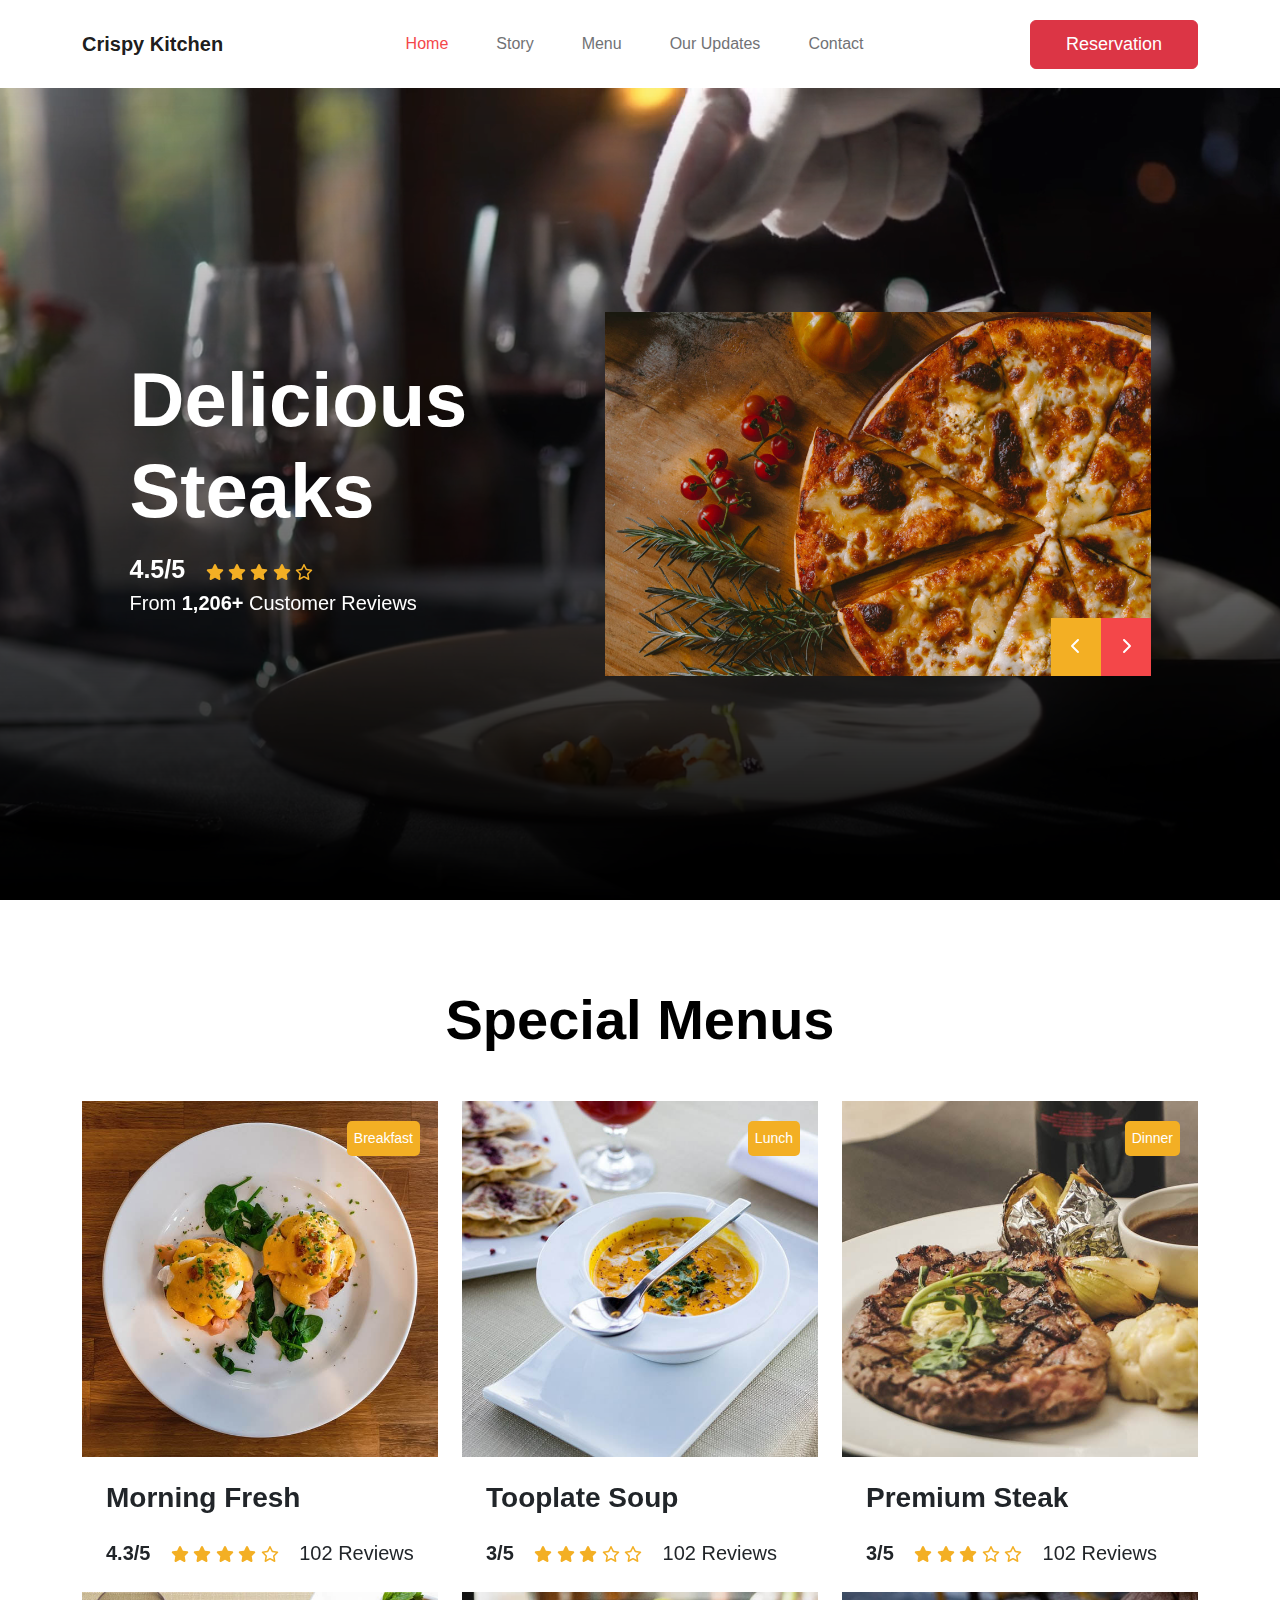
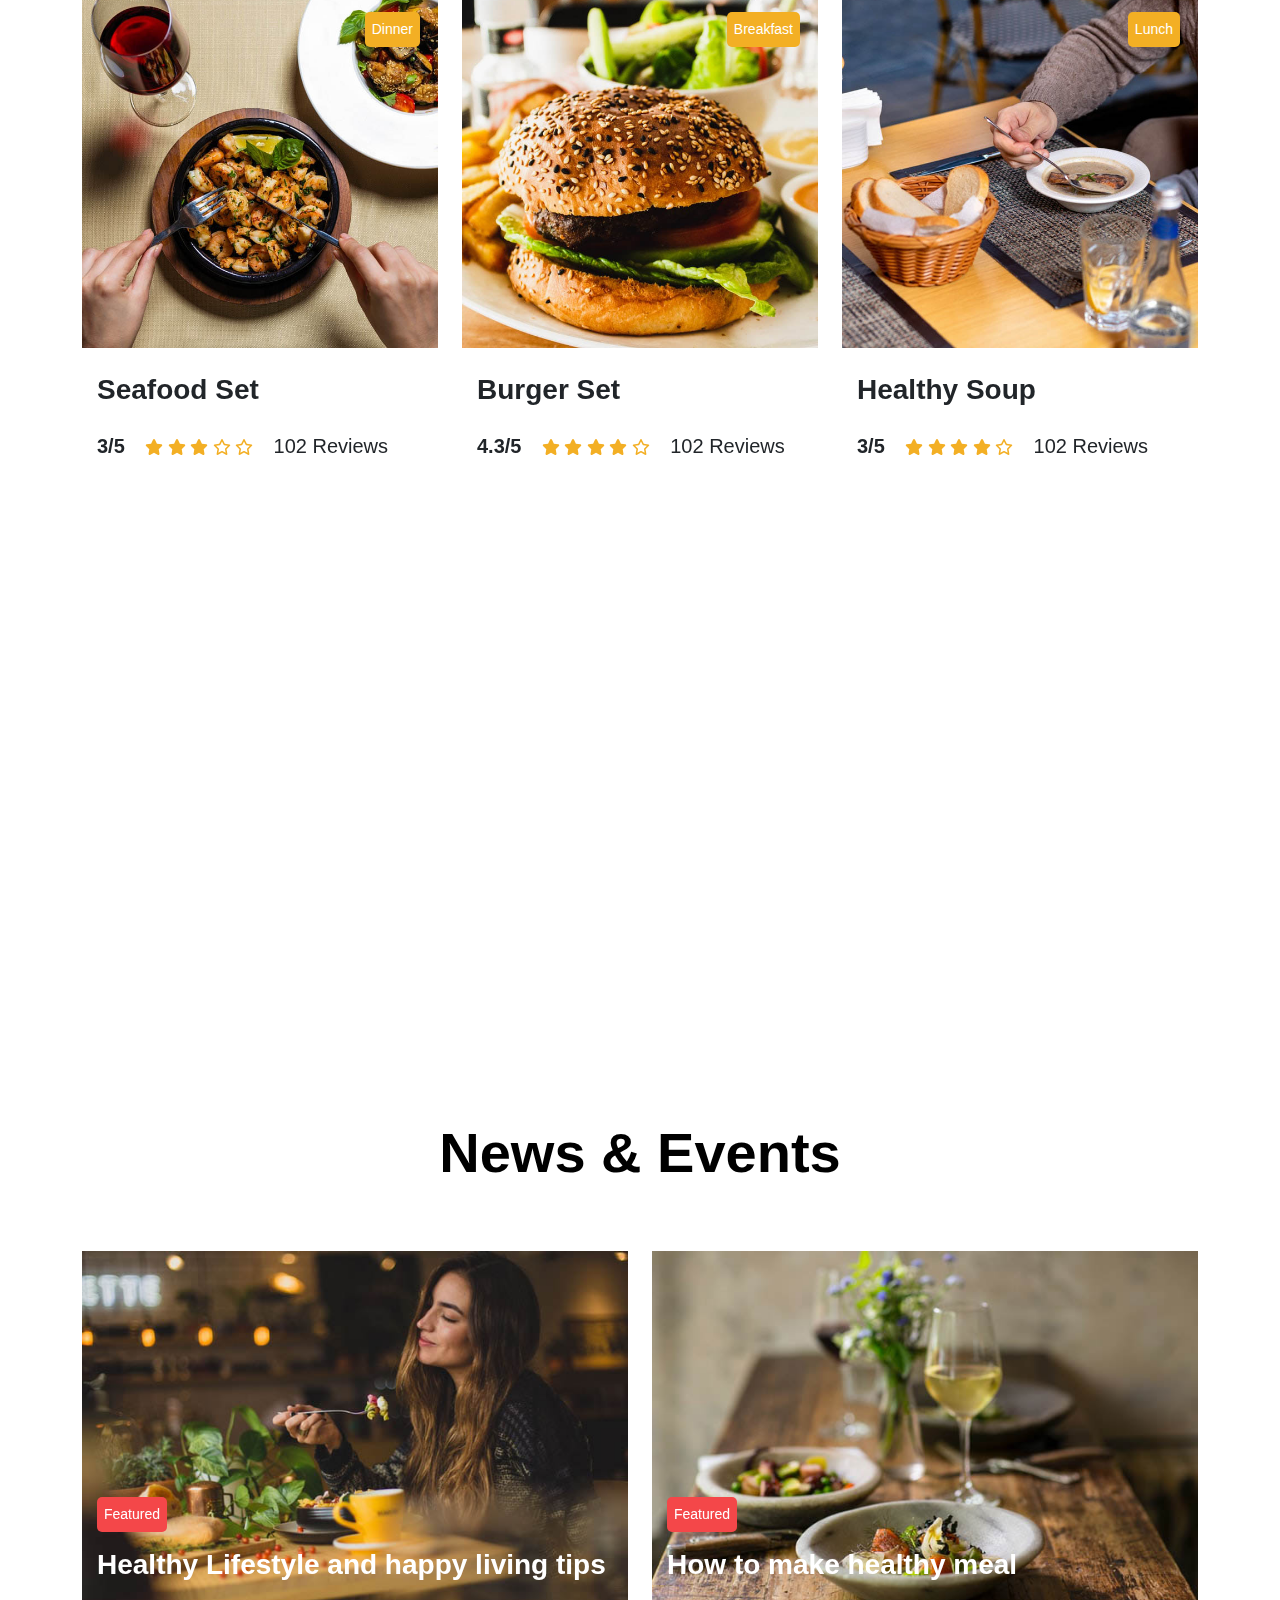
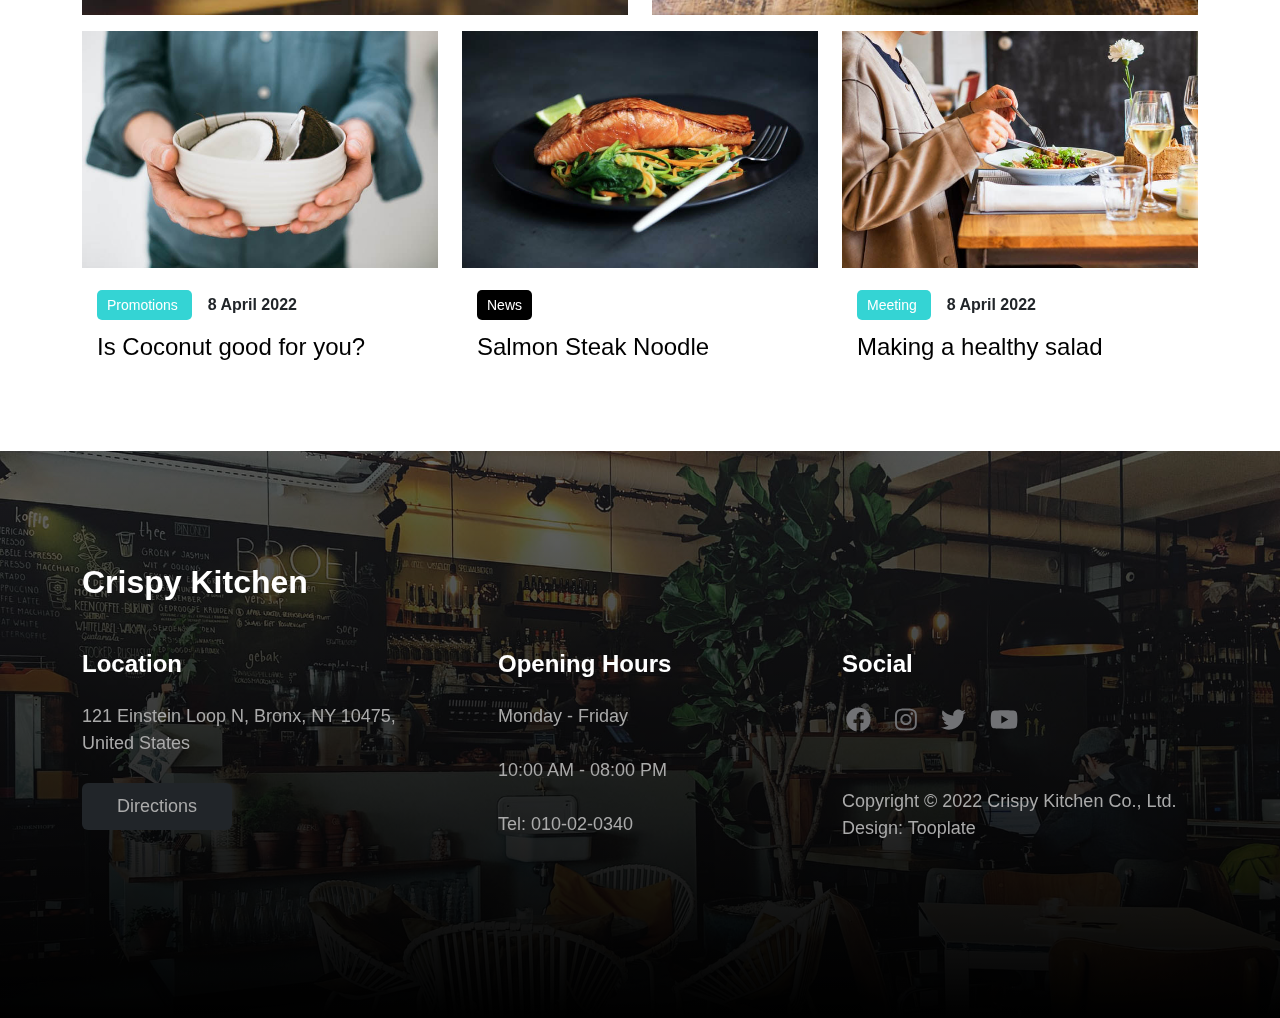
<file: index.html>
<!DOCTYPE html>
<html lang="en">

<head>
    <meta charset="UTF-8">
    <meta http-equiv="X-UA-Compatible" content="IE=edge">
    <meta name="viewport" content="width=device-width, initial-scale=1.0">
    <link rel="stylesheet" href="css/bootstrap.min.css">
    <link rel="stylesheet" href="css/all.min.css">
    <link rel="stylesheet" href="css/normalize.css">
    <link rel="stylesheet" href="css/index.css">
    <link rel="stylesheet" href="css/layout.css">
    <title>Crispy Kitchen</title>
    <link rel="icon" type="image/png" sizes="32x32" href="images/chef-removebg-preview.png">
</head>

<body>
    <nav class="navbar navbar-expand-lg p-2 bg-white">
        <div class="container">
            <button class="navbar-toggler" type="button" data-bs-toggle="collapse"
                data-bs-target="#navbarSupportedContent" aria-controls="navbarSupportedContent" aria-expanded="false"
                aria-label="Toggle navigation">
                <span class="navbar-toggler-icon"></span>
            </button>
            <a class="navbar-brand" href="#"><strong>Crispy Kitchen</strong></a>

            <div class="button d-lg-none mt-3">
                <a class="btn btn-danger reserv" href="#">Reservation</a>
            </div>
            <div class="collapse navbar-collapse" id="navbarSupportedContent">
                <ul class="navbar-nav me-auto ms-auto mb-2 mb-lg-0 mt-3 mt-lg-0">
                    <li class="nav-item">
                        <a class="nav-link active p-2 p-lg-4" aria-current="page" href="index.html">Home</a>
                    </li>
                    <li class="nav-item">
                        <a class="nav-link p-2 p-lg-4" href="story.html">Story</a>
                    </li>
                    <li class="nav-item">
                        <a class="nav-link p-2 p-lg-4" href="menu.html">Menu</a>
                    </li>
                    <li class="nav-item">
                        <a class="nav-link p-2 p-lg-4" href="news.html">Our Updates</a>
                    </li>
                    <li class="nav-item">
                        <a class="nav-link p-2 p-lg-4" href="contact.html">Contact</a>
                    </li>
            </div>
            <div class="d-none d-lg-block">
                <a class="btn btn-danger reserv" href="#">Reservation</a>
            </div>
        </div>

    </nav>
    <header class="position-relative">
        <div class="header-back">
            <div class="position-relative h-100">
                <div class="overlay"></div>
                <video class="w-100 h-100" src="video/production_ID_3769033.mp4" muted loop autoplay></video>
            </div>
        </div>
        <div class="container pt-4 pb-4">
            <div class="row align-items-center justify-content-center">
                <div class="col-lg-5 text-white text-center text-lg-start mb-4 mb-md-0">
                    <h1>Delicious Steaks</h1>
                    <span class="rate">4.5/5</span>
                    <span class="ms-3">
                        <i class="fa-solid fa-star"></i>
                        <i class="fa-solid fa-star"></i>
                        <i class="fa-solid fa-star"></i>
                        <i class="fa-solid fa-star"></i>
                        <i class="fa-regular fa-star"></i>
                    </span>
                    <p>From <b>1,206+</b> Customer Reviews</p>
                </div>
                <div class="col-md-7 col-lg-6 position-relative">
                    <img class="img-fluid slide-img" src="images/slide/1.jpg" alt="">
                    <div class="controls">
                        <button class="prev" onclick="prevImage()"><i class="fa-solid fa-chevron-left"></i></i></button>
                        <button class="next" onclick="nextImage()"><i class="fa-solid fa-chevron-right"></i></button>
                    </div>
                </div>
            </div>
        </div>
        
    </header>
    <div class="special-menus pt-5 pb-5">
        <h1 class="special-header text-center mb-5">Special Menus</h1>
        <div class="container">
            <div class="row">
                <div class="col-md-6 col-lg-4 position-relative">
                    <section>breakfast</section>
                    <img class="img-fluid" src="images/breakfast/brett-jordan-8xt8-HIFqc8-unsplash.jpg" alt="">
                    <div class="about p-4">
                        <h3 class="mb-4">Morning Fresh</h3>
                        <span class="fs-5 font-weight-semibold">4.3/5</span>
                        <span class="ms-3 me-3">
                            <i class="fa-solid fa-star"></i>
                            <i class="fa-solid fa-star"></i>
                            <i class="fa-solid fa-star"></i>
                            <i class="fa-solid fa-star"></i>
                            <i class="fa-regular fa-star"></i>
                        </span>
                        <span class="fs-5">102 Reviews</span>
                    </div>
                </div>
                <div class="col-md-6 col-lg-4 position-relative">
                    <section>lunch</section>
                    <img class="img-fluid" src="images/lunch/farhad-ibrahimzade-MGKqxm6u2bc-unsplash.jpg" alt="">
                    <div class="about p-4">
                        <h3 class="mb-4">Tooplate Soup</h3>
                        <span class="fs-5 font-weight-semibold">3/5</span>
                        <span class="ms-3 me-3">
                            <i class="fa-solid fa-star"></i>
                            <i class="fa-solid fa-star"></i>
                            <i class="fa-solid fa-star"></i>
                            <i class="fa-regular fa-star"></i>
                            <i class="fa-regular fa-star"></i>
                        </span>
                        <span class="fs-5">102 Reviews</span>
                    </div>
                </div>
                <div class="col-md-6 col-lg-4 position-relative">
                    <section>dinner</section>
                    <img class="img-fluid" src="images/dinner/keriliwi-c3mFafsFz2w-unsplash.jpg" alt="">
                    <div class="about p-4">
                    <h3 class="mb-4">Premium Steak</h3>
                        <span class="fs-5 font-weight-semibold"s>3/5</span>
                        <span class="ms-3 me-3">
                            <i class="fa-solid fa-star"></i>
                            <i class="fa-solid fa-star"></i>
                            <i class="fa-solid fa-star"></i>
                            <i class="fa-regular fa-star"></i>
                            <i class="fa-regular fa-star"></i>
                        </span>
                        <span class="fs-5">102 Reviews</span>
                    </div>
                </div>
                <div class="col-md-6 col-lg-4 position-relative">
                    <section>dinner</section>
                    <img class="img-fluid" src="images/dinner/farhad-ibrahimzade-ZipYER3NLhY-unsplash.jpg" alt="">
                    <div class="about">
                    <h3 class="mb-4">Seafood Set</h3>
                        <span class="fs-5 font-weight-semibold">3/5</span>
                        <span class="ms-3 me-3">
                            <i class="fa-solid fa-star"></i>
                            <i class="fa-solid fa-star"></i>
                            <i class="fa-solid fa-star"></i>
                            <i class="fa-regular fa-star"></i>
                            <i class="fa-regular fa-star"></i>
                        </span>
                        <span class="fs-5">102 Reviews</span>
                    </div>
                </div>
                <div class="col-md-6 col-lg-4 position-relative">
                    <section>breakfast</section>
                    <img class="img-fluid" src="images/breakfast/louis-hansel-dphM2U1xq0U-unsplash.jpg" alt="">
                    <div class="about">
                        <h3 class="mb-4">Burger Set</h3>
                        <span class="fs-5 font-weight-semibold">4.3/5</span>
                        <span class="ms-3 me-3">
                            <i class="fa-solid fa-star"></i>
                            <i class="fa-solid fa-star"></i>
                            <i class="fa-solid fa-star"></i>
                            <i class="fa-solid fa-star"></i>
                            <i class="fa-regular fa-star"></i>
                        </span>
                        <span class="fs-5">102 Reviews</span>
                    </div>
                </div>
                <div class="col-md-6 col-lg-4 position-relative">
                    <section>lunch</section>
                    <img class="img-fluid" src="images/lunch/farhad-ibrahimzade-D5c9ZciQy_I-unsplash.jpg" alt="">
                    <div class="about">
                        <h3 class="mb-4">Healthy Soup</h3>
                        <span class="fs-5 font-weight-semibold">3/5</span>
                        <span class="ms-3 me-3">
                            <i class="fa-solid fa-star"></i>
                            <i class="fa-solid fa-star"></i>
                            <i class="fa-solid fa-star"></i>
                            <i class="fa-solid fa-star"></i>
                            <i class="fa-regular fa-star"></i>
                        </span>
                        <span class="fs-5">102 Reviews</span>
                    </div>
                </div>
            </div>
        </div>
    </div>
    <div class="Bimg"></div>

    <div class="news pt-5 pb-5">
        <h1 class="special-header text-center mb-5">News & Events</h1>
        <div class="container">
            <div class="row">
                <div class="col-lg-6 mt-3">
                    <div class="img-cont overflow-hidden position-relative">
                        <div class="about">
                            <p>Featured</p>
                            <h4>Healthy Lifestyle and happy living tips</h4>
                        </div>
                        <img class="img-fluid w-100" src="images/news/pablo-merchan-montes-Orz90t6o0e4-unsplash.jpg" alt="">
                    </div>
                </div>
                <div class="col-lg-6 mt-3">
                    <div class="img-cont overflow-hidden position-relative">
                        <div class="about">
                            <p>Featured</p>
                            <h4>How to make healthy meal</h4>
                        </div>
                        <img class="img-fluid w-100" src="images/news/stefan-johnson-xIFbDeGcy44-unsplash.jpg" alt="">
                    </div>
                </div>

                <div class="col-md-6 col-lg-4 mt-3">
                    <div class="img-cont overflow-hidden">
                        <img class="img-fluid" src="images/news/gilles-lambert-S_LhjpfIdm4-unsplash.jpg" alt="">
                    </div>
                    <div class="about-small">
                        <span> Promotions </span> 
                        8 April 2022
                        <h4 class="pt-3 pb-2"><a href="">Is Coconut good for you?</a></h4>
                    </div>
                </div>
                <div class="col-md-6 col-lg-4 mt-3">
                    <div class="img-cont overflow-hidden">
                        <img class="img-fluid" src="images/news/caroline-attwood-bpPTlXWTOvg-unsplash.jpg" alt="">
                    </div>
                    <div class="about-small">
                        <span class="bg-black"> News </span> 
                        <h4 class="pt-3 pb-2"><a href="">Salmon Steak Noodle</a></h4>
                    </div>
                </div>
                <div class="col-md-6 col-lg-4 mt-3">
                    <div class="img-cont overflow-hidden">
                        <img class="img-fluid" src="images/news/louis-hansel-GiIiRV0FjwU-unsplash.jpg" alt="">
                    </div>
                    <div class="about-small">
                        <span> Meeting </span> 
                        8 April 2022
                        <h4 class="pt-3 pb-2"><a href="">Making a healthy salad</a></h4>
                    </div>
                </div>
            </div>
        </div>
    </div>

    <footer>
        <div class="container">
            <h2 class="text-white mb-5">Crispy Kitchen</h2>
            <div class="row text-white">
                <div class="col-md-6 col-lg-4 mb-5">
                    <h4>Location</h4>
                    <p>121 Einstein Loop N, Bronx, NY 10475, United States</p>
                    <a class="btn btn-direction" href="#">Directions</a>
                </div>
                <div class="col-md-6 col-lg-4 mb-5">
                    <h4>Opening Hours</h4>
                    <p>
                        Monday - Friday
                        <br>
                        <br>
                        10:00 AM - 08:00 PM
                        <br>
                        <br>
                        Tel: 010-02-0340
                    </p>
                </div>
                <div class="col-md-6 col-lg-4 mb-5">
                    <h4>Social</h4>
                    <ul class="list-unstyled d-flex gap-3 icon mb-5">
                        <li>
                            <a class="text-light" href="">
                                <i class="fa-brands fa-facebook facebook p-1 rounded-circle"></i>
                            </a>
                        </li>
                        <li>
                            <a class="text-light" href="">
                                <i class="fa-brands fa-instagram instagram p-1 rounded-circle"></i>
                            </a>
                        </li>
                        <li>
                            <a class="text-light" href="">
                                <i class="fa-brands fa-twitter twitter p-1 rounded-circle"></i>
                            </a>
                        </li>
                        <li>
                            <a class="text-light" href="">
                                <i class="fa-brands fa-youtube youtube p-1 rounded-circle"></i>
                            </a>
                        </li>
                    </ul>
                    <p>
                        Copyright © 2022 Crispy Kitchen Co., Ltd.
                        Design: Tooplate
                    </p>
                </div>
            </div>
        </div>
    
    </footer>
    <script src="js/bootstrap.min.js"></script>
    <script src="js/all.min.js"></script>
    <script src="js/main.js"></script>
</body>

</html>
</file>
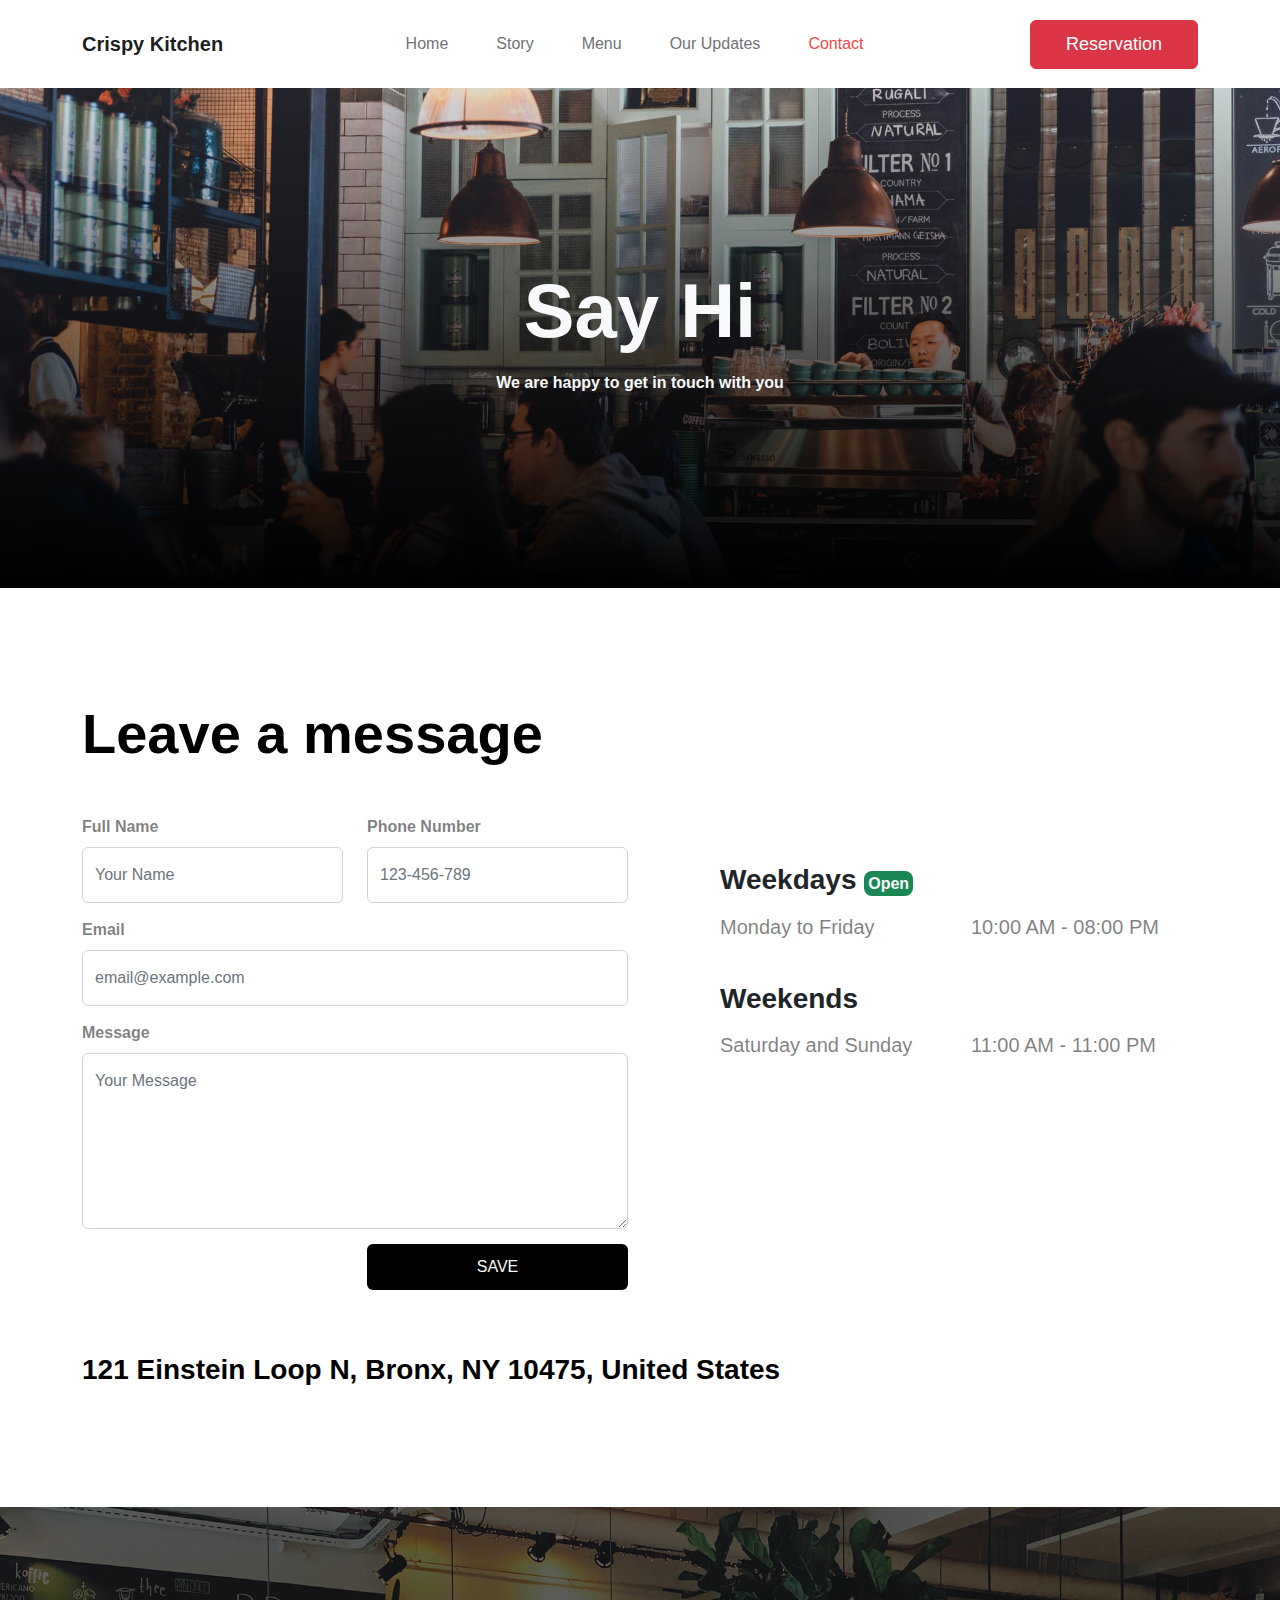
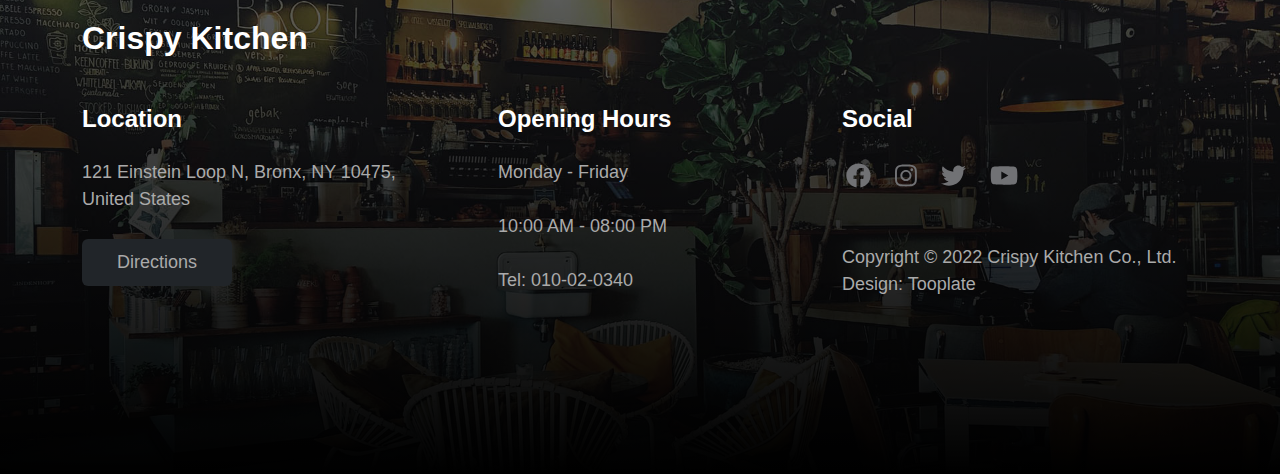
<file: contact.html>
<!DOCTYPE html>
<html lang="en">
<head>
    <meta charset="UTF-8">
    <meta http-equiv="X-UA-Compatible" content="IE=edge">
    <meta name="viewport" content="width=device-width, initial-scale=1.0">
    <link rel="stylesheet" href="css/bootstrap.min.css">
    <link rel="stylesheet" href="css/all.min.css">
    <link rel="stylesheet" href="css/normalize.css">
    <link rel="stylesheet" href="css/contact.css">
    <link rel="stylesheet" href="css/layout.css">
    <title>Crispy Kitchen - Contact</title>
    <link rel="icon" type="image/png" sizes="32x32" href="images/chef-removebg-preview.png">

</head>
<body>
    <nav class="navbar navbar-expand-lg p-2 bg-white">
        <div class="container">
            <button class="navbar-toggler" type="button" data-bs-toggle="collapse" data-bs-target="#navbarSupportedContent"
                aria-controls="navbarSupportedContent" aria-expanded="false" aria-label="Toggle navigation">
                <span class="navbar-toggler-icon"></span>
            </button>
            <a class="navbar-brand" href="#"><strong>Crispy Kitchen</strong></a>
    
            <div class="button d-lg-none mt-3">
                <a class="btn btn-danger reserv" href="#">Reservation</a>
            </div>
            <div class="collapse navbar-collapse" id="navbarSupportedContent">
                <ul class="navbar-nav me-auto ms-auto mb-2 mb-lg-0 mt-3 mt-lg-0">
                    <li class="nav-item">
                        <a class="nav-link p-2 p-lg-4" aria-current="page" href="index.html">Home</a>
                    </li>
                    <li class="nav-item">
                        <a class="nav-link p-2 p-lg-4" href="story.html">Story</a>
                    </li>
                    <li class="nav-item">
                        <a class="nav-link  p-2 p-lg-4" href="menu.html">Menu</a>
                    </li>
                    <li class="nav-item">
                        <a class="nav-link p-2 p-lg-4" href="news.html">Our Updates</a>
                    </li>
                    <li class="nav-item">
                        <a class="nav-link active p-2 p-lg-4" href="contact.html">Contact</a>
                    </li>
            </div>
            <div class="d-none d-lg-block">
                <a class="btn btn-danger reserv" href="#">Reservation</a>
            </div>
        </div>
    
    </nav>
    <header class="pt-5 pb-5 text-light text-center">
        <div>
            <h1 class="">Say Hi</h1>
            <p>We are happy to get in touch with you</p>
        </div>
    </header>
    <div class="leave">
        <div class="container">
            <h2 class="mb-5">Leave a message</h2>
            <div class="row">
                <div class="col-md-6">
                    <form action="">
                        <div class="row">
                            <div class="col-6 form-group">
                                <label class="form-label text-black-50" for="">Full Name</label>
                                <input class="form-control" type="text" placeholder="Your Name">
                            </div>
                            <div class="col-6 form-group">
                                <label class="form-label text-black-50" for="">Phone Number</label>
                                <input class="form-control" type="text" placeholder="123-456-789">
                            </div>
                            <div class="col-12 form-group">
                                <label class="form-label text-black-50" for="">Email</label>
                                <input class="form-control" type="email" placeholder="email@example.com">
                            </div>
                            <div class="col-12 form-group">
                                <label class="form-label text-black-50" for="">Message</label>
                                <textarea class="form-control" name="" id="" cols="30" rows="6" placeholder="Your Message"></textarea>
                            </div>
                            <div class="col-lg-6 form-group"></div>
                            <div class="col-lg-6 form-group">
                                <button class="btn bg-black text-light w-100">Save</button>
                            </div>
                        </div>
                    </form>
                </div>
                <div class="col-md-6 schedule">
                    <div class="row row-schedule">
                        <h4>Weekdays <span class="bg-danger text-light rounded-3 w-auto state fs-6 p-1"></span></h4>
                        <p class="col-6 fs-5 text-black-50">Monday to Friday</p>
                        <p class="col-6 fs-5 text-black-50">10:00 AM - 08:00 PM</p>
                        <h4 class="mt-4">Weekends</h4>
                        <p class="col-6 fs-5 text-black-50">Saturday and Sunday</p>
                        <p class="col-6 fs-5 text-black-50">11:00 AM - 11:00 PM</p>

                        
                    </div>
                </div>
                <h3 class="mt-5">121 Einstein Loop N, Bronx, NY 10475, United States</h3>            
            </div>
        </div>
    </div>
    <footer>
        <div class="container">
            <h2 class="text-white mb-5">Crispy Kitchen</h2>
            <div class="row text-white">
                <div class="col-md-6 col-lg-4 mb-5">
                    <h4>Location</h4>
                    <p>121 Einstein Loop N, Bronx, NY 10475, United States</p>
                    <a class="btn btn-direction" href="#">Directions</a>
                </div>
                <div class="col-md-6 col-lg-4 mb-5">
                    <h4>Opening Hours</h4>
                    <p>
                        Monday - Friday
                        <br>
                        <br>
                        10:00 AM - 08:00 PM
                        <br>
                        <br>
                        Tel: 010-02-0340
                    </p>
                </div>
                <div class="col-md-6 col-lg-4 mb-5">
                    <h4>Social</h4>
                    <ul class="list-unstyled d-flex gap-3 icon mb-5">
                        <li>
                            <a class="text-light" href="">
                                <i class="fa-brands fa-facebook facebook p-1 rounded-circle"></i>
                            </a>
                        </li>
                        <li>
                            <a class="text-light" href="">
                                <i class="fa-brands fa-instagram instagram p-1 rounded-circle"></i>
                            </a>
                        </li>
                        <li>
                            <a class="text-light" href="">
                                <i class="fa-brands fa-twitter twitter p-1 rounded-circle"></i>
                            </a>
                        </li>
                        <li>
                            <a class="text-light" href="">
                                <i class="fa-brands fa-youtube youtube p-1 rounded-circle"></i>
                            </a>
                        </li>
                    </ul>
                    <p>
                        Copyright © 2022 Crispy Kitchen Co., Ltd.
                        Design: Tooplate
                    </p>
                </div>
            </div>
        </div>
    
    </footer>
        <script src="js/bootstrap.min.js"></script>
        <script src="js/all.min.js"></script>
        <script src="js/main.js"></script>
        
</body>
</html>
</file>
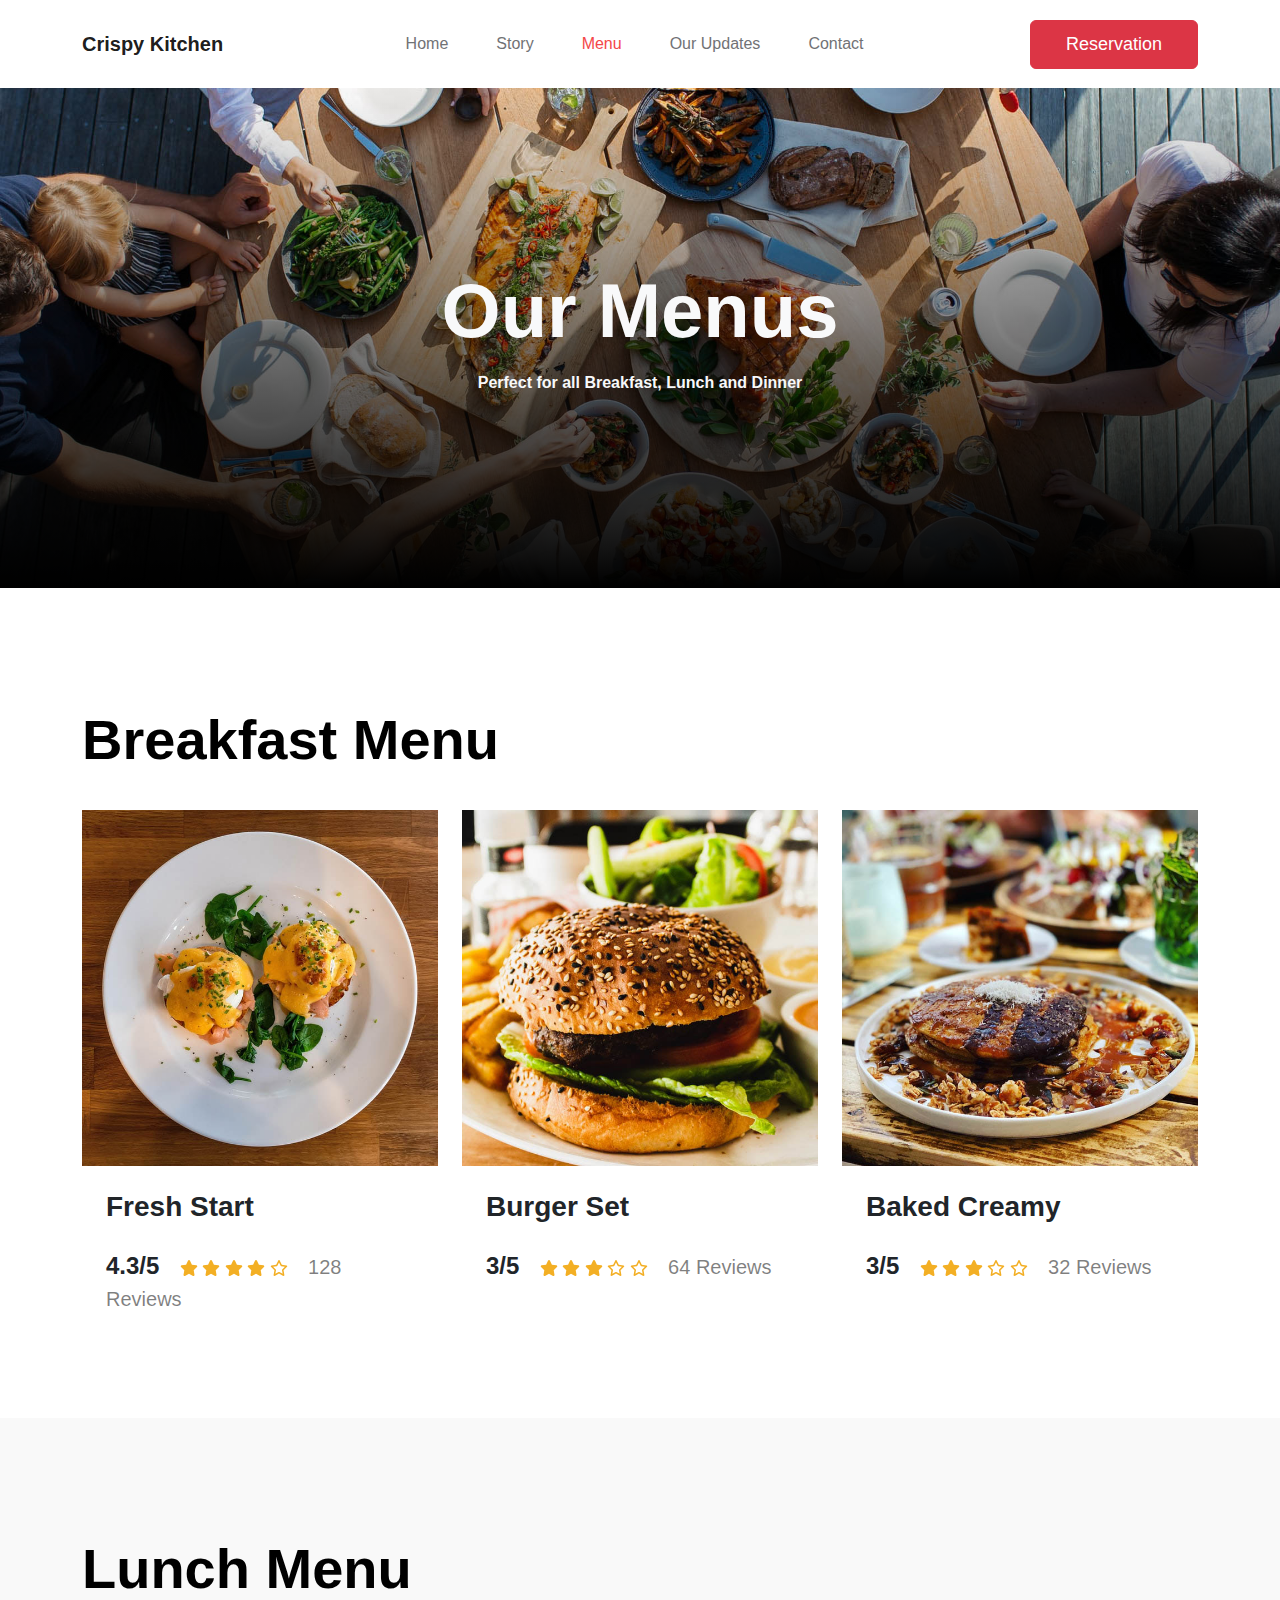
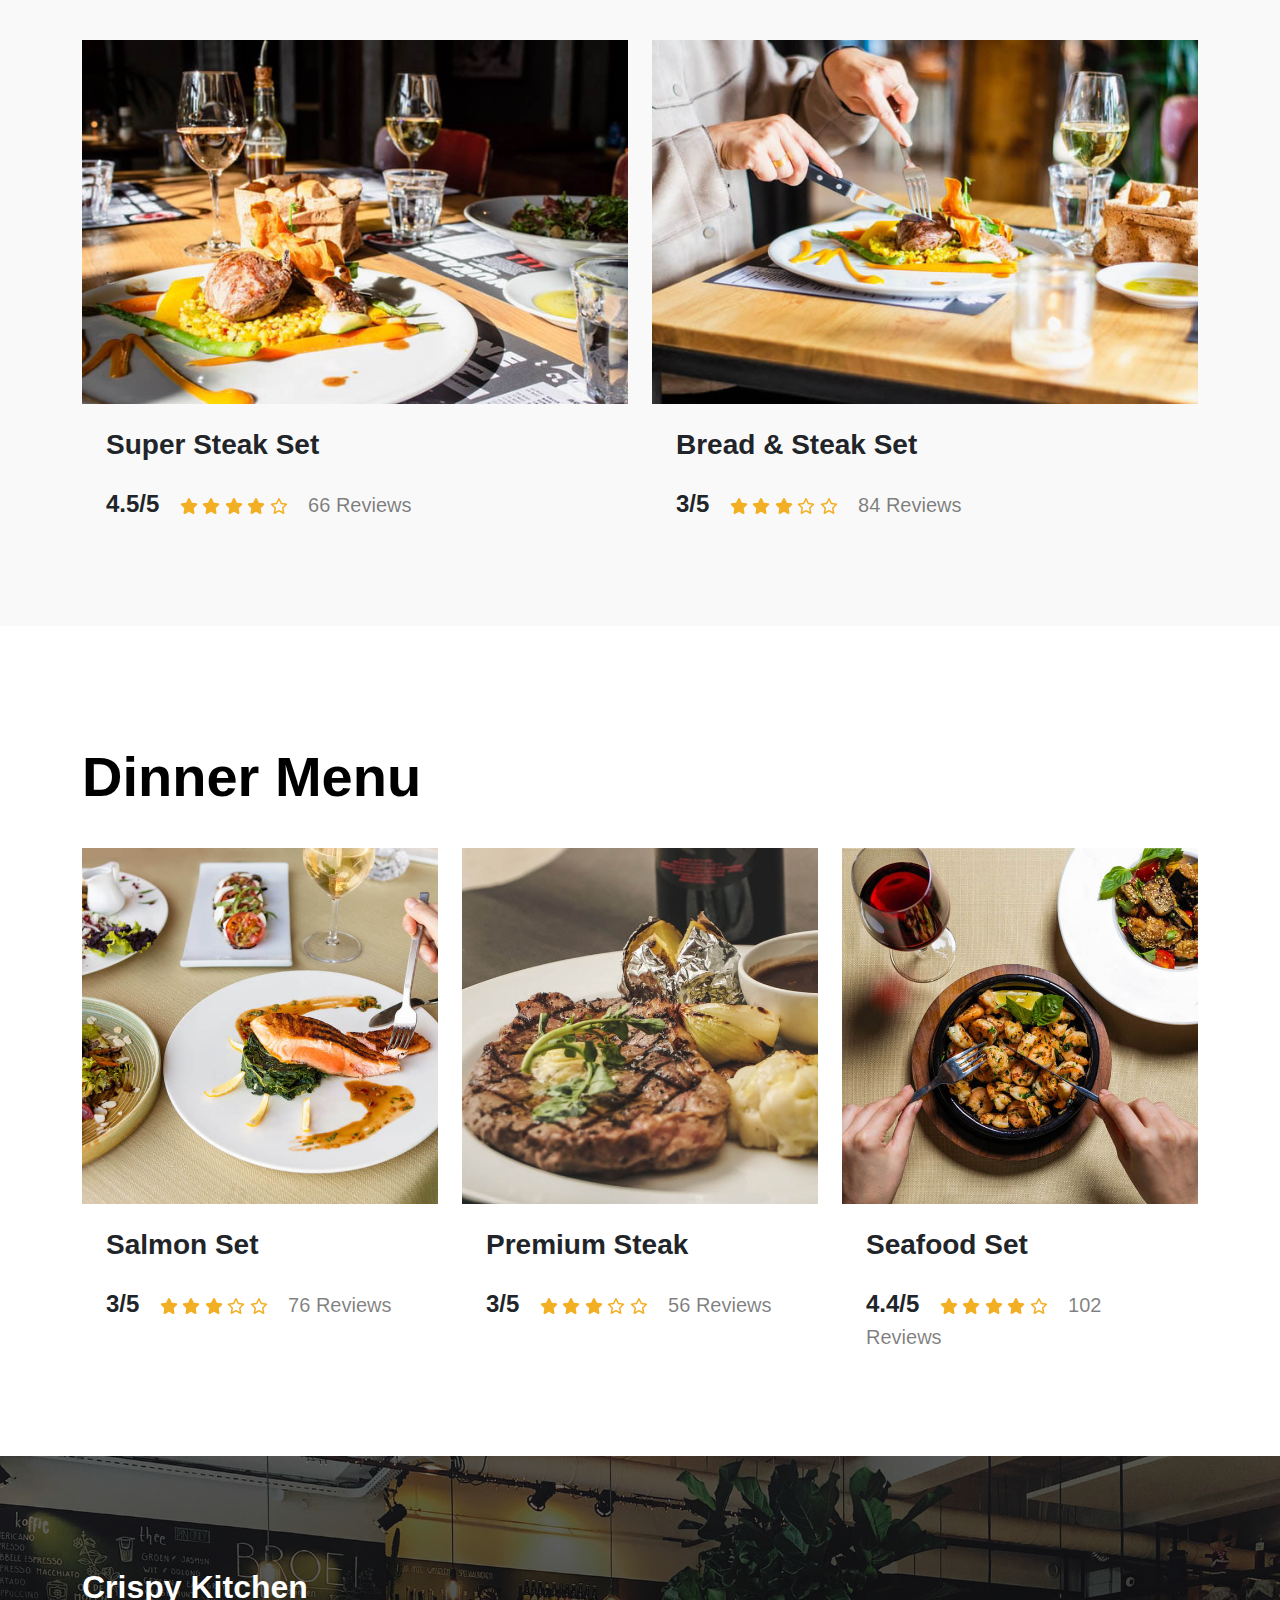
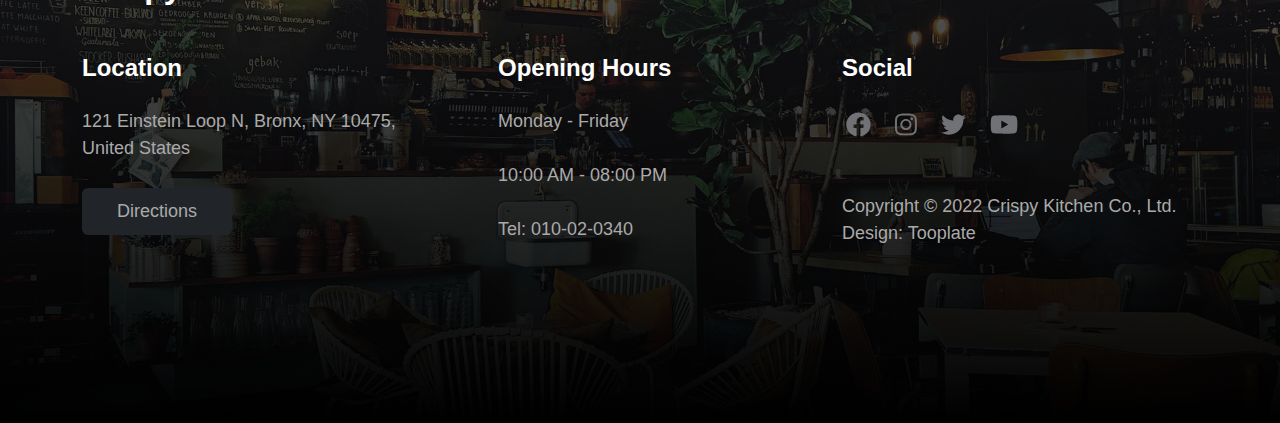
<file: menu.html>
<!DOCTYPE html>
<html lang="en">
<head>
    <meta charset="UTF-8">
    <meta http-equiv="X-UA-Compatible" content="IE=edge">
    <meta name="viewport" content="width=device-width, initial-scale=1.0">
    <link rel="stylesheet" href="css/bootstrap.min.css">
    <link rel="stylesheet" href="css/all.min.css">
    <link rel="stylesheet" href="css/normalize.css">
    <link rel="stylesheet" href="css/menu.css">
    <link rel="stylesheet" href="css/layout.css">
    <title>Crispy Kitchen - Menu</title>
    <link rel="icon" type="image/png" sizes="32x32" href="images/chef-removebg-preview.png">

</head>
<body>
    <nav class="navbar navbar-expand-lg p-2 bg-white">
        <div class="container">
            <button class="navbar-toggler" type="button" data-bs-toggle="collapse" data-bs-target="#navbarSupportedContent"
                aria-controls="navbarSupportedContent" aria-expanded="false" aria-label="Toggle navigation">
                <span class="navbar-toggler-icon"></span>
            </button>
            <a class="navbar-brand" href="#"><strong>Crispy Kitchen</strong></a>
    
            <div class="button d-lg-none mt-3">
                <a class="btn btn-danger reserv" href="#">Reservation</a>
            </div>
            <div class="collapse navbar-collapse" id="navbarSupportedContent">
                <ul class="navbar-nav me-auto ms-auto mb-2 mb-lg-0 mt-3 mt-lg-0">
                    <li class="nav-item">
                        <a class="nav-link p-2 p-lg-4" aria-current="page" href="index.html">Home</a>
                    </li>
                    <li class="nav-item">
                        <a class="nav-link p-2 p-lg-4" href="story.html">Story</a>
                    </li>
                    <li class="nav-item">
                        <a class="nav-link active p-2 p-lg-4" href="#">Menu</a>
                    </li>
                    <li class="nav-item">
                        <a class="nav-link p-2 p-lg-4" href="news.html">Our Updates</a>
                    </li>
                    <li class="nav-item">
                        <a class="nav-link p-2 p-lg-4" href="contact.html">Contact</a>
                    </li>
            </div>
            <div class="d-none d-lg-block">
                <a class="btn btn-danger reserv" href="#">Reservation</a>
            </div>
        </div>
    
    </nav>

    <header class="pt-5 pb-5 text-light text-center">
            <div>
                <h1 class="">Our Menus</h1>
                <p>Perfect for all Breakfast, Lunch and Dinner</p>
            </div>
    </header>

    <div class="breakfast">
        <div class="container">
            <h1 class="sec-heading">Breakfast Menu</h1>
            <div class="row">
                <div class="col-md-6 col-lg-4">
                    <img class="img-fluid" src="images/breakfast/brett-jordan-8xt8-HIFqc8-unsplash.jpg" alt="">
                    <div class="about p-4">
                        <h3 class="font-weight-semibold mb-4">Fresh Start</h3>
                        <div class="rate">
                            <span class="font-weight-semibold fs-4">4.3/5</span>
                            <span class="ms-3 me-3">
                            <i class="fa-solid fa-star"></i>
                            <i class="fa-solid fa-star"></i>
                            <i class="fa-solid fa-star"></i>
                            <i class="fa-solid fa-star"></i>
                            <i class="fa-regular fa-star"></i>
                            </span>
                            <span class="text-black-50 fs-5">128 Reviews</span>
                        </div>
                    </div>
                </div>
                <div class="col-md-6 col-lg-4">
                    <img class="img-fluid" src="images/breakfast/louis-hansel-dphM2U1xq0U-unsplash.jpg" alt="">
                    <div class="about p-4">
                        <h3 class="font-weight-semibold mb-4">Burger Set</h3>
                        <div class="rate">
                            <span class="font-weight-semibold fs-4">3/5</span>
                            <span class="ms-3 me-3">
                            <i class="fa-solid fa-star"></i>
                            <i class="fa-solid fa-star"></i>
                            <i class="fa-solid fa-star"></i>
                            <i class="fa-regular fa-star"></i>
                            <i class="fa-regular fa-star"></i>
                            </span>
                            <span class="text-black-50 fs-5">64 Reviews</span>
                        </div>
                    </div>
                </div>
                <div class="col-md-6 col-lg-4">
                    <img class="img-fluid" src="images/breakfast/lucas-swennen-1W_MyJSRLuQ-unsplash.jpg" alt="">
                    <div class="about p-4">
                        <h3 class="font-weight-semibold mb-4">Baked Creamy</h3>
                        <div class="rate">
                            <span class="font-weight-semibold fs-4">3/5</span>
                            <span class="ms-3 me-3">
                            <i class="fa-solid fa-star"></i>
                            <i class="fa-solid fa-star"></i>
                            <i class="fa-solid fa-star"></i>
                            <i class="fa-regular fa-star"></i>
                            <i class="fa-regular fa-star"></i>
                            </span>
                            <span class="text-black-50 fs-5">32 Reviews</span>
                        </div>
                    </div>
                </div>
            </div>
        </div>
    </div>
    <div class="lunch">
        <div class="container">
            <h1 class="sec-heading">Lunch Menu</h1>
            <div class="row">
                <div class="col-md-6">
                    <img class="img-fluid" src="images/lunch/louis-hansel-cH5IPjaAYyo-unsplash.jpg" alt="">
                    <div class="about p-4">
                        <h3 class="font-weight-semibold mb-4">Super Steak Set</h3>
                        <div class="rate">
                            <span class="font-weight-semibold fs-4">4.5/5</span>
                            <span class="ms-3 me-3">
                            <i class="fa-solid fa-star"></i>
                            <i class="fa-solid fa-star"></i>
                            <i class="fa-solid fa-star"></i>
                            <i class="fa-solid fa-star"></i>
                            <i class="fa-regular fa-star"></i>
                            </span>
                            <span class="text-black-50 fs-5">66 Reviews</span>
                        </div>
                    </div>
                </div>
                <div class="col-md-6">
                    <img class="img-fluid" src="images/lunch/louis-hansel-rheOvfxOlOA-unsplash.jpg" alt="">
                    <div class="about p-4">
                        <h3 class="font-weight-semibold mb-4">Bread & Steak Set</h3>
                        <div class="rate">
                            <span class="font-weight-semibold fs-4">3/5</span>
                            <span class="ms-3 me-3">
                            <i class="fa-solid fa-star"></i>
                            <i class="fa-solid fa-star"></i>
                            <i class="fa-solid fa-star"></i>
                            <i class="fa-regular fa-star"></i>
                            <i class="fa-regular fa-star"></i>
                            </span>
                            <span class="text-black-50 fs-5">84 Reviews</span>
                        </div>
                    </div>
                </div>
            </div>
        </div>
    </div>
    <div class="dinner">
        <div class="container">
            <h1 class="sec-heading">Dinner Menu</h1>
            <div class="row">
                <div class="col-md-6 col-lg-4">
                    <img class="img-fluid" src="images/dinner/farhad-ibrahimzade-isHUj3N0194-unsplash.jpg" alt="">
                    <div class="about p-4">
                        <h3 class="font-weight-semibold mb-4">Salmon Set</h3>
                        <div class="rate">
                            <span class="font-weight-semibold fs-4">3/5</span>
                            <span class="ms-3 me-3">
                                <i class="fa-solid fa-star"></i>
                                <i class="fa-solid fa-star"></i>
                                <i class="fa-solid fa-star"></i>
                                <i class="fa-regular fa-star"></i>
                                <i class="fa-regular fa-star"></i>
                            </span>
                            <span class="text-black-50 fs-5">76 Reviews</span>
                        </div>
                    </div>
                </div>
                <div class="col-md-6 col-lg-4">
                    <img class="img-fluid" src="images/dinner/keriliwi-c3mFafsFz2w-unsplash.jpg" alt="">
                    <div class="about p-4">
                        <h3 class="font-weight-semibold mb-4">Premium Steak</h3>
                        <div class="rate">
                            <span class="font-weight-semibold fs-4">3/5</span>
                            <span class="ms-3 me-3">
                                <i class="fa-solid fa-star"></i>
                                <i class="fa-solid fa-star"></i>
                                <i class="fa-solid fa-star"></i>
                                <i class="fa-regular fa-star"></i>
                                <i class="fa-regular fa-star"></i>
                            </span>
                            <span class="text-black-50 fs-5">56 Reviews</span>
                        </div>
                    </div>
                </div>
                <div class="col-md-6 col-lg-4">
                    <img class="img-fluid" src="images/dinner/farhad-ibrahimzade-ZipYER3NLhY-unsplash.jpg" alt="">
                    <div class="about p-4">
                        <h3 class="font-weight-semibold mb-4">Seafood Set</h3>
                        <div class="rate">
                            <span class="font-weight-semibold fs-4">4.4/5</span>
                            <span class="ms-3 me-3">
                                <i class="fa-solid fa-star"></i>
                                <i class="fa-solid fa-star"></i>
                                <i class="fa-solid fa-star"></i>
                                <i class="fa-solid fa-star"></i>
                                <i class="fa-regular fa-star"></i>
                            </span>
                            <span class="text-black-50 fs-5">102 Reviews</span>
                        </div>
                    </div>
                </div>
            </div>
        </div>
    </div>

    <footer>
        <div class="container">
            <h2 class="text-white mb-5">Crispy Kitchen</h2>
            <div class="row text-white">
                <div class="col-md-6 col-lg-4 mb-5">
                    <h4>Location</h4>
                    <p>121 Einstein Loop N, Bronx, NY 10475, United States</p>
                    <a class="btn btn-direction" href="#">Directions</a>
                </div>
                <div class="col-md-6 col-lg-4 mb-5">
                    <h4>Opening Hours</h4>
                    <p>
                        Monday - Friday
                        <br>
                        <br>
                        10:00 AM - 08:00 PM
                        <br>
                        <br>
                        Tel: 010-02-0340
                    </p>
                </div>
                <div class="col-md-6 col-lg-4 mb-5">
                    <h4>Social</h4>
                    <ul class="list-unstyled d-flex gap-3 icon mb-5">
                        <li>
                            <a class="text-light" href="">
                                <i class="fa-brands fa-facebook facebook p-1 rounded-circle"></i>
                            </a>
                        </li>
                        <li>
                            <a class="text-light" href="">
                                <i class="fa-brands fa-instagram instagram p-1 rounded-circle"></i>
                            </a>
                        </li>
                        <li>
                            <a class="text-light" href="">
                                <i class="fa-brands fa-twitter twitter p-1 rounded-circle"></i>
                            </a>
                        </li>
                        <li>
                            <a class="text-light" href="">
                                <i class="fa-brands fa-youtube youtube p-1 rounded-circle"></i>
                            </a>
                        </li>
                    </ul>
                    <p>
                        Copyright © 2022 Crispy Kitchen Co., Ltd.
                        Design: Tooplate
                    </p>
                </div>
            </div>
        </div>
    
    </footer>
    <script src="js/bootstrap.min.js"></script>
    <script src="js/all.min.js"></script>
    
</body>
</html>
</file>
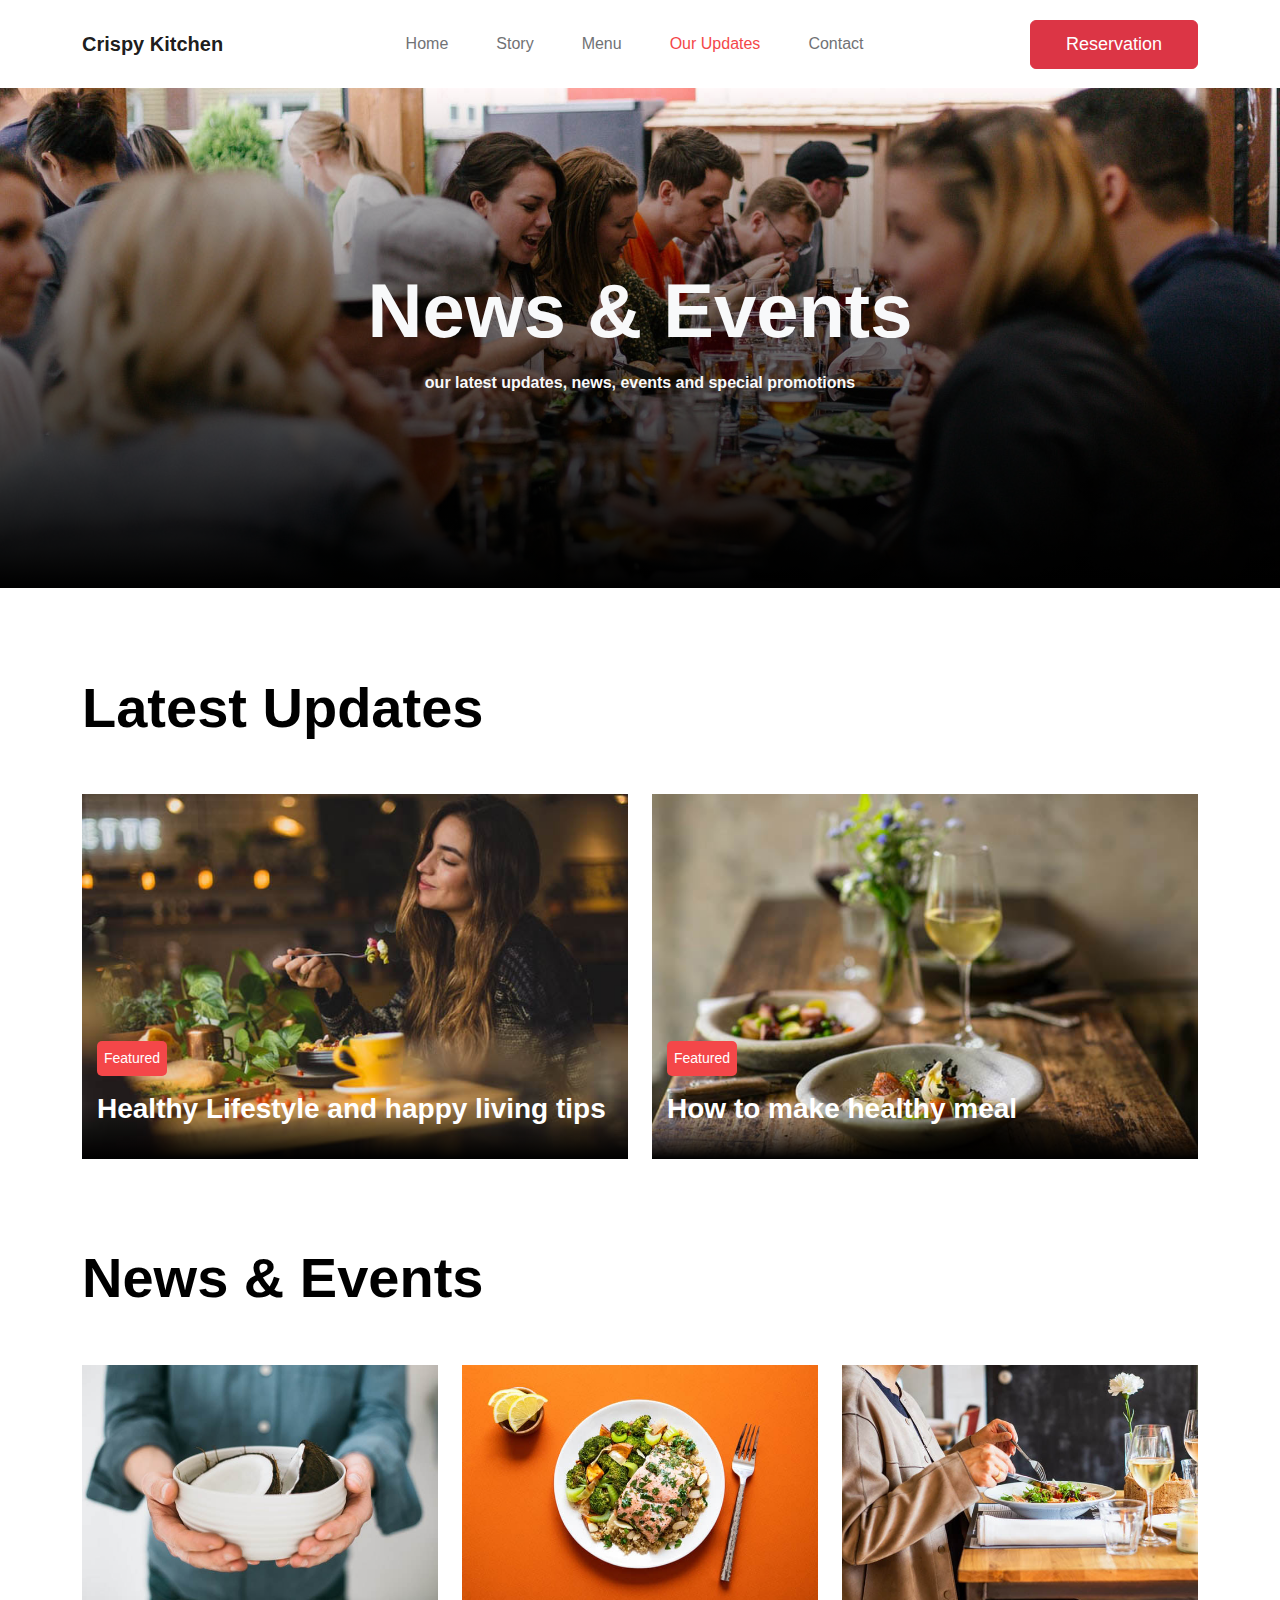
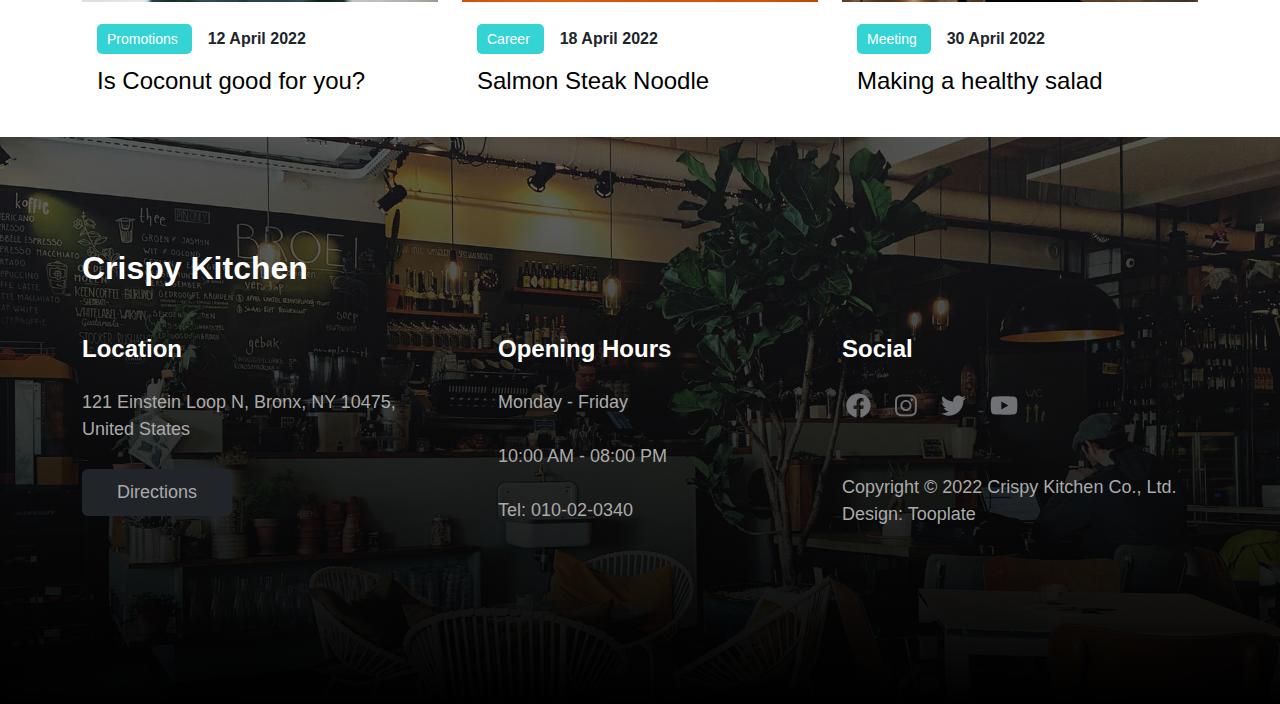
<file: news.html>
<!DOCTYPE html>
<html lang="en">
<head>
    <meta charset="UTF-8">
    <meta http-equiv="X-UA-Compatible" content="IE=edge">
    <meta name="viewport" content="width=device-width, initial-scale=1.0">
        <link rel="stylesheet" href="css/bootstrap.min.css">
        <link rel="stylesheet" href="css/all.min.css">
        <link rel="stylesheet" href="css/normalize.css">
        <link rel="stylesheet" href="css/layout.css">
        <link rel="stylesheet" href="css/news.css">
        <title>Crispy Kitchen - News</title>
        <link rel="icon" type="image/png" sizes="32x32" href="images/chef-removebg-preview.png">
</head>
<body>
    <nav class="navbar navbar-expand-lg p-2 bg-white">
        <div class="container">
            <button class="navbar-toggler" type="button" data-bs-toggle="collapse" data-bs-target="#navbarSupportedContent"
                aria-controls="navbarSupportedContent" aria-expanded="false" aria-label="Toggle navigation">
                <span class="navbar-toggler-icon"></span>
            </button>
            <a class="navbar-brand" href="#"><strong>Crispy Kitchen</strong></a>
    
            <div class="button d-lg-none mt-3">
                <a class="btn btn-danger reserv" href="#">Reservation</a>
            </div>
            <div class="collapse navbar-collapse" id="navbarSupportedContent">
                <ul class="navbar-nav me-auto ms-auto mb-2 mb-lg-0 mt-3 mt-lg-0">
                    <li class="nav-item">
                        <a class="nav-link p-2 p-lg-4" aria-current="page" href="index.html">Home</a>
                    </li>
                    <li class="nav-item">
                        <a class="nav-link p-2 p-lg-4" href="story.html">Story</a>
                    </li>
                    <li class="nav-item">
                        <a class="nav-link p-2 p-lg-4" href="menu.html">Menu</a>
                    </li>
                    <li class="nav-item">
                        <a class="nav-link active p-2 p-lg-4" href="news.html">Our Updates</a>
                    </li>
                    <li class="nav-item">
                        <a class="nav-link p-2 p-lg-4" href="contact.html">Contact</a>
                    </li>
            </div>
            <div class="d-none d-lg-block">
                <a class="btn btn-danger reserv" href="#">Reservation</a>
            </div>
        </div>
    
    </nav>
    <header class="pt-5 pb-5 text-light text-center">
        <div>
            <h1 class="">News & Events</h1>
            <p>our latest updates, news, events and special promotions</p>
        </div>
    </header>
    <div class="news pt-5 pb-5">
        <div class="container">
            <h1 class="sec-heading">Latest Updates</h1>
            <div class="row">
                <div class="col-lg-6 mt-3">
                    <div class="img-cont overflow-hidden position-relative">
                        <div class="about">
                            <p>Featured</p>
                            <h4>Healthy Lifestyle and happy living tips</h4>
                        </div>
                        <img class="img-fluid w-100" src="images/news/pablo-merchan-montes-Orz90t6o0e4-unsplash.jpg" alt="">
                    </div>
                </div>
                <div class="col-lg-6 mt-3">
                    <div class="img-cont overflow-hidden position-relative">
                        <div class="about">
                            <p>Featured</p>
                            <h4>How to make healthy meal</h4>
                        </div>
                        <img class="img-fluid w-100" src="images/news/stefan-johnson-xIFbDeGcy44-unsplash.jpg" alt="">
                    </div>
                </div>
            </div>
        </div>
    </div>
    <div class="news-event">
        <div class="container">
            <h1 class="sec-heading">News & Events</h1>
            <div class="row">
                <div class="col-md-6 col-lg-4 mt-3">
                    <div class="img-cont overflow-hidden">
                        <img class="img-fluid" src="images/news/gilles-lambert-S_LhjpfIdm4-unsplash.jpg" alt="">
                    </div>
                    <div class="about-small">
                        <span> Promotions </span>
                        12 April 2022
                        <h4 class="pt-3 pb-2"><a href="">Is Coconut good for you?</a></h4>
                    </div>
                </div>
                <div class="col-md-6 col-lg-4 mt-3">
                    <div class="img-cont overflow-hidden">
                        <img class="img-fluid" src="images/news/ella-olsson-mmnKI8kMxpc-unsplash.jpg" alt="">
                    </div>
                    <div class="about-small">
                        <span> Career </span>
                        18 April 2022
                        <h4 class="pt-3 pb-2"><a href="">Salmon Steak Noodle</a></h4>
                    </div>
                </div>
                <div class="col-md-6 col-lg-4 mt-3">
                    <div class="img-cont overflow-hidden">
                        <img class="img-fluid" src="images/news/louis-hansel-GiIiRV0FjwU-unsplash.jpg" alt="">
                    </div>
                    <div class="about-small">
                        <span> Meeting </span>
                        30 April 2022
                        <h4 class="pt-3 pb-2"><a href="">Making a healthy salad</a></h4>
                    </div>
                </div>
            </div>
        </div>
    </div>
    <footer>
        <div class="container">
            <h2 class="text-white mb-5">Crispy Kitchen</h2>
            <div class="row text-white">
                <div class="col-md-6 col-lg-4 mb-5">
                    <h4>Location</h4>
                    <p>121 Einstein Loop N, Bronx, NY 10475, United States</p>
                    <a class="btn btn-direction" href="#">Directions</a>
                </div>
                <div class="col-md-6 col-lg-4 mb-5">
                    <h4>Opening Hours</h4>
                    <p>
                        Monday - Friday
                        <br>
                        <br>
                        10:00 AM - 08:00 PM
                        <br>
                        <br>
                        Tel: 010-02-0340
                    </p>
                </div>
                <div class="col-md-6 col-lg-4 mb-5">
                    <h4>Social</h4>
                    <ul class="list-unstyled d-flex gap-3 icon mb-5">
                        <li>
                            <a class="text-light" href="">
                                <i class="fa-brands fa-facebook facebook p-1 rounded-circle"></i>
                            </a>
                        </li>
                        <li>
                            <a class="text-light" href="">
                                <i class="fa-brands fa-instagram instagram p-1 rounded-circle"></i>
                            </a>
                        </li>
                        <li>
                            <a class="text-light" href="">
                                <i class="fa-brands fa-twitter twitter p-1 rounded-circle"></i>
                            </a>
                        </li>
                        <li>
                            <a class="text-light" href="">
                                <i class="fa-brands fa-youtube youtube p-1 rounded-circle"></i>
                            </a>
                        </li>
                    </ul>
                    <p>
                        Copyright © 2022 Crispy Kitchen Co., Ltd.
                        Design: Tooplate
                    </p>
                </div>
            </div>
        </div>
    
    </footer>
        <script src="js/bootstrap.min.js"></script>
        <script src="js/all.min.js"></script>
        
</body>
</html>
</file>
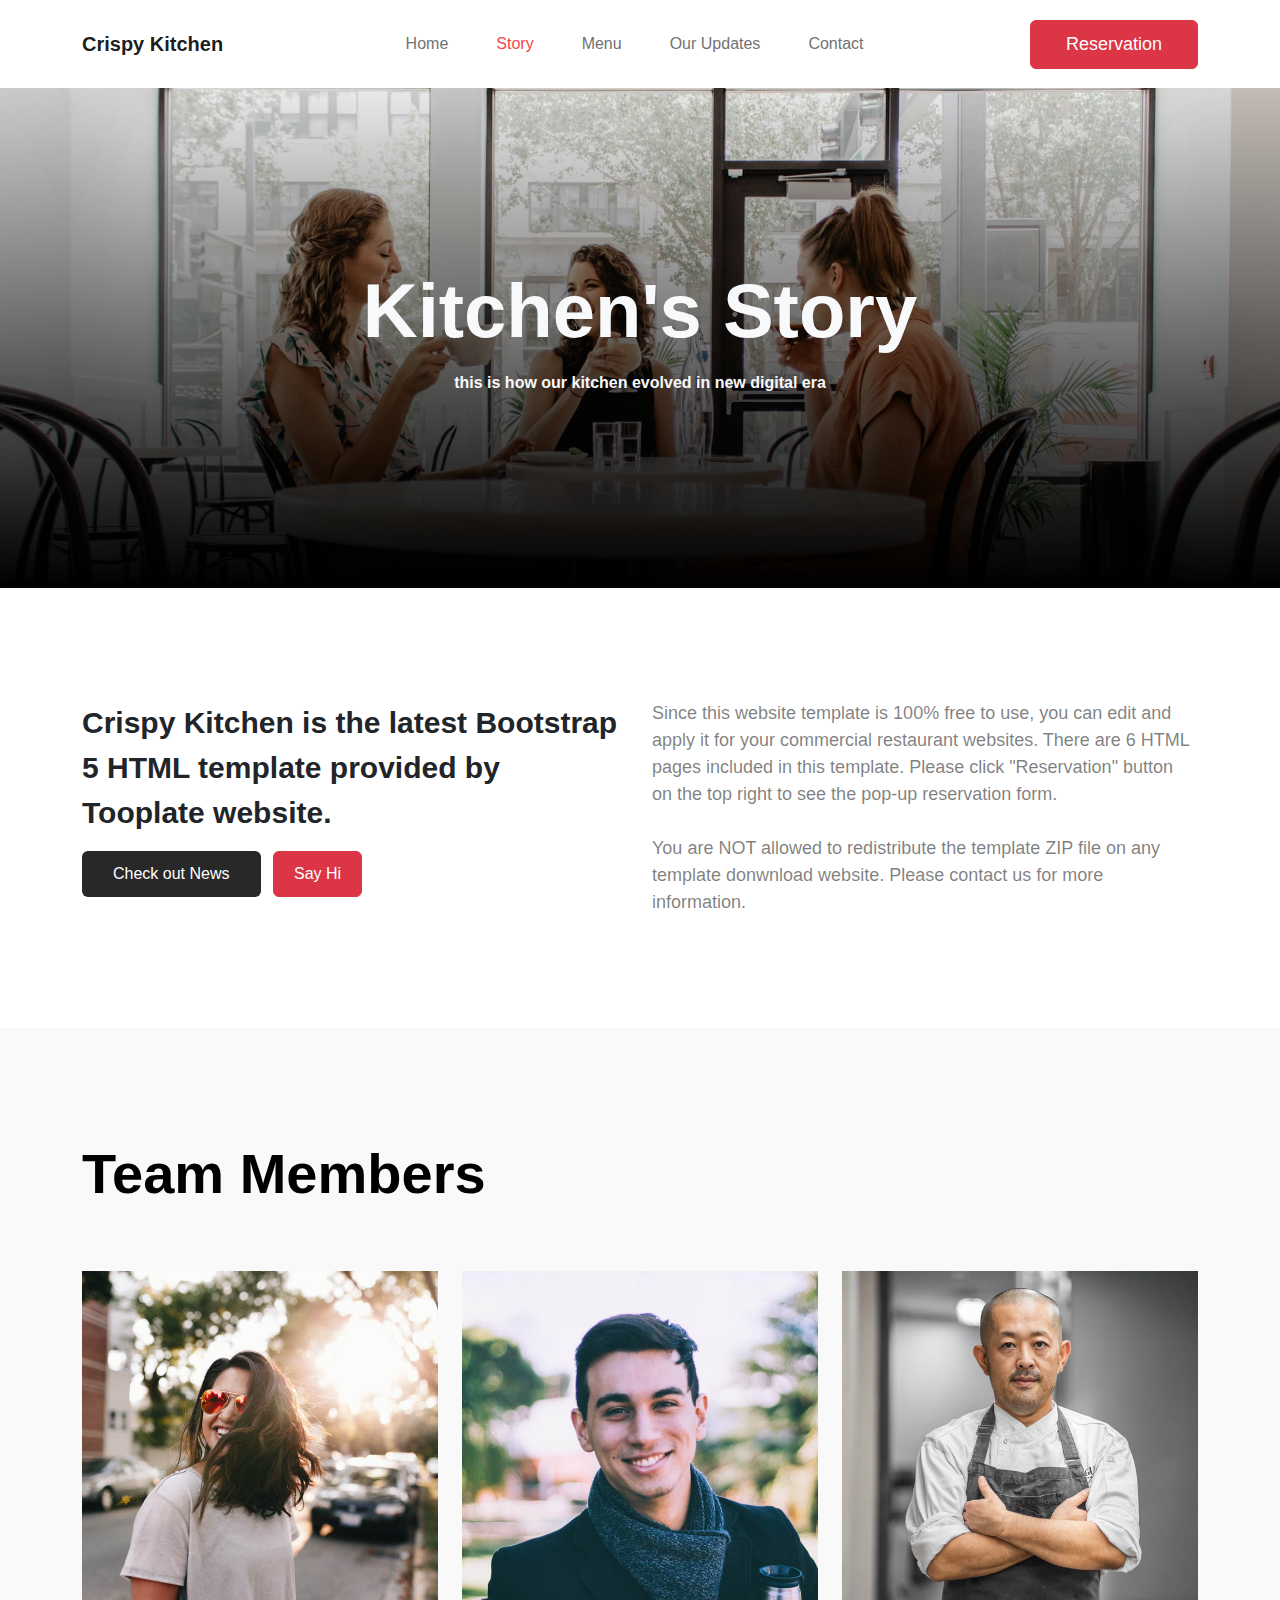
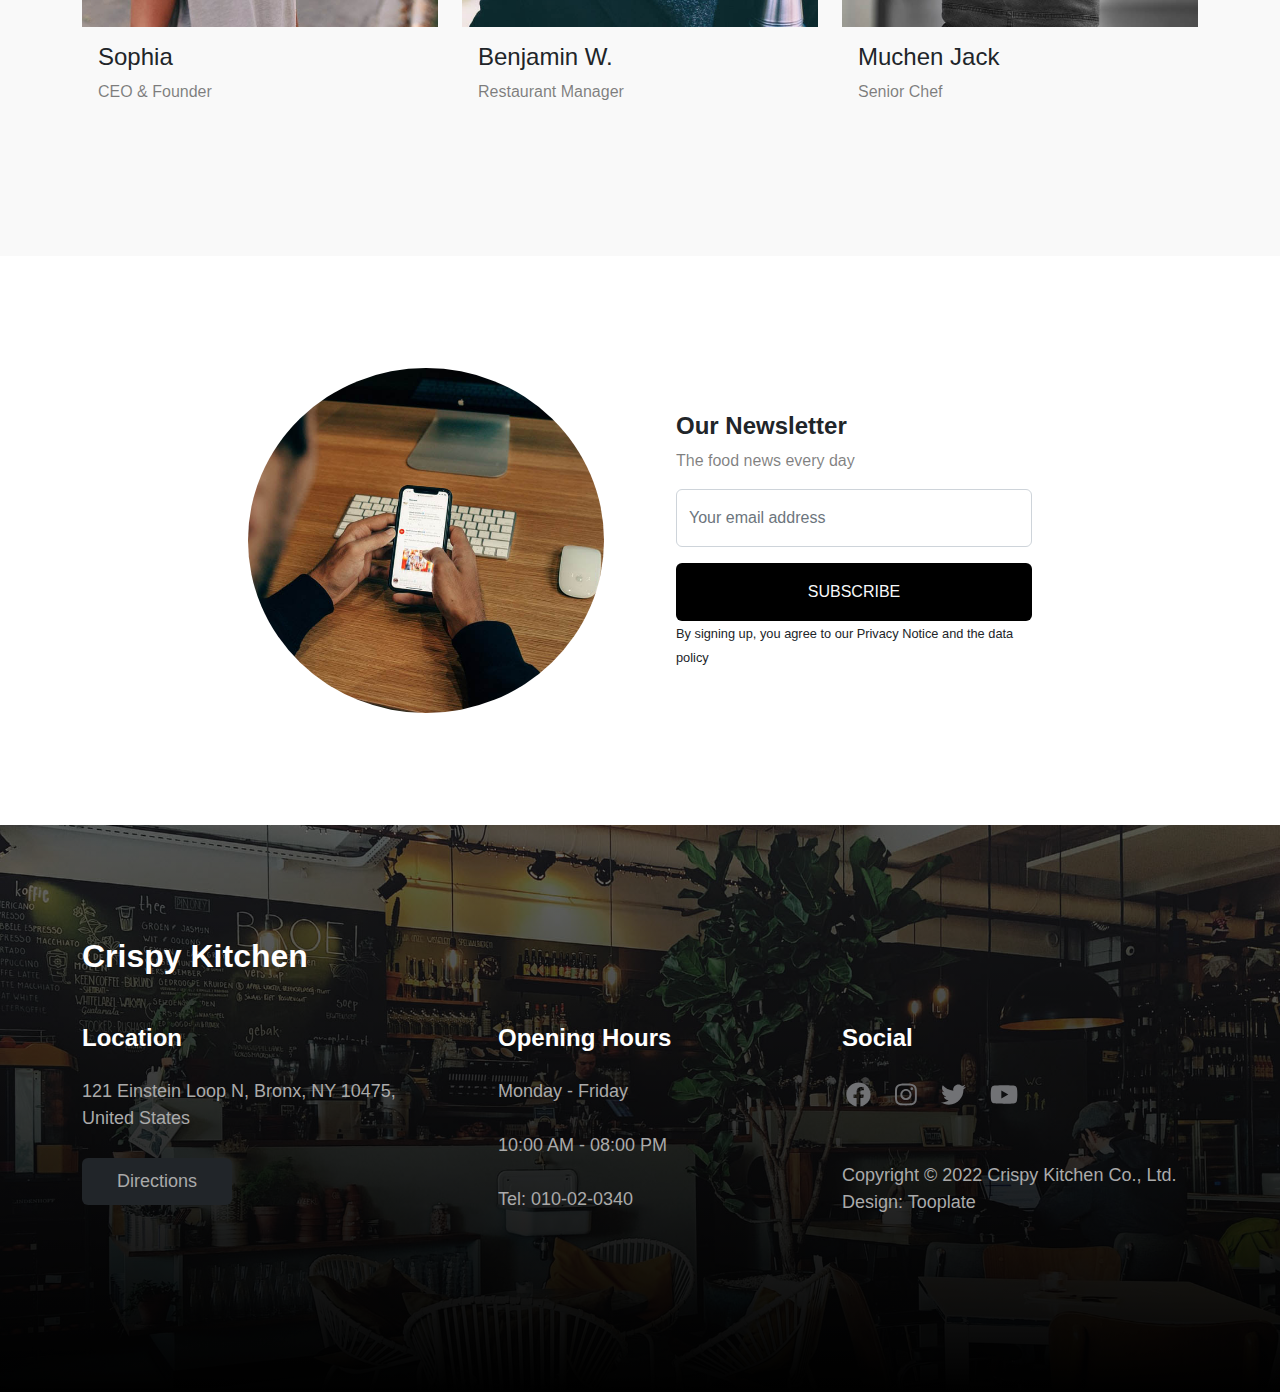
<file: story.html>
<!DOCTYPE html>
<html lang="en">
<head>
    <meta charset="UTF-8">
    <meta http-equiv="X-UA-Compatible" content="IE=edge">
    <meta name="viewport" content="width=device-width, initial-scale=1.0">
    <link rel="stylesheet" href="css/bootstrap.min.css">
    <link rel="stylesheet" href="css/all.min.css">
    <link rel="stylesheet" href="css/normalize.css">
    <link rel="stylesheet" href="css/story.css">
    <link rel="stylesheet" href="css/layout.css">
    <title>About Crispy Kitchen - Story</title>
    <link rel="icon" type="image/png" sizes="32x32" href="images/chef-removebg-preview.png">
</head>
<body>
    <nav class="navbar navbar-expand-lg p-2 bg-white">
        <div class="container">
            <button class="navbar-toggler" type="button" data-bs-toggle="collapse" data-bs-target="#navbarSupportedContent"
                aria-controls="navbarSupportedContent" aria-expanded="false" aria-label="Toggle navigation">
                <span class="navbar-toggler-icon"></span>
            </button>
            <a class="navbar-brand" href="#"><strong>Crispy Kitchen</strong></a>
    
            <div class="button d-lg-none mt-3">
                <a class="btn btn-danger reserv" href="#">Reservation</a>
            </div>
            <div class="collapse navbar-collapse" id="navbarSupportedContent">
                <ul class="navbar-nav me-auto ms-auto mb-2 mb-lg-0 mt-3 mt-lg-0">
                    <li class="nav-item">
                        <a class="nav-link p-2 p-lg-4" aria-current="page" href="index.html">Home</a>
                    </li>
                    <li class="nav-item">
                        <a class="nav-link active p-2 p-lg-4" href="story.html">Story</a>
                    </li>
                    <li class="nav-item">
                        <a class="nav-link p-2 p-lg-4" href="menu.html">Menu</a>
                    </li>
                    <li class="nav-item">
                        <a class="nav-link p-2 p-lg-4" href="news.html">Our Updates</a>
                    </li>
                    <li class="nav-item">
                        <a class="nav-link p-2 p-lg-4" href="contact.html">Contact</a>
                    </li>
            </div>
            <div class="d-none d-lg-block">
                <a class="btn btn-danger reserv" href="#">Reservation</a>
            </div>
        </div>
    
    </nav>

    <header class="pt-5 pb-5 text-light text-center">
        <div>
            <h1 class="">Kitchen's Story</h1>
            <p>this is how our kitchen evolved in new digital era</p>
        </div>
    </header>

    <div class="landing">
        <div class="container">
            <div class="row">
                <div class="col-md-6 mb-5 mb-md-0 ">
                    <p>Crispy Kitchen is the latest Bootstrap 5 HTML template provided by Tooplate website.</p>
                    <a class="btn" href="">Check out News</a>
                    <a class="btn btn-danger ms-2" href="">Say Hi</a>
                </div>
                <div class="col-md-6 mb-5 mb-md-0 text-black-50">
                    Since this website template is 100% free to use, you can edit and apply it for your commercial restaurant websites.
                    There are 6 HTML pages included in this template. Please click "Reservation" button on the top right to see the pop-up
                    reservation form.
                    <br>
                    <br>
                    You are NOT allowed to redistribute the template ZIP file on any template donwnload website. Please contact us for more
                    information.
                </div>
            </div>
        </div>
    </div>

    <div class="teams">
        <div class="container">
            <div class="row">
                <h2>Team Members</h2>
                <div class="col-md-6 col-lg-4 mb-2">
                    <img class="img-fluid" src="images/team/matthew-hamilton-tNCH0sKSZbA-unsplash.jpg" alt="">
                    <div class="p-3">
                        <h4>Sophia</h4>
                        <p class="text-black-50">CEO & Founder</p>
                    </div>
                </div>
                <div class="col-md-6 col-lg-4 mb-2">
                    <img class="img-fluid" src="images/team/nicolas-horn-MTZTGvDsHFY-unsplash.jpg" alt="">
                    <div class="p-3">
                        <h4>Benjamin W.</h4>
                        <p class="text-black-50">Restaurant Manager</p>
                    </div>
                </div>
                <div class="col-md-6 col-lg-4 mb-2">
                    <img class="img-fluid" src="images/team/rc-cf-FMh5o5m5N9E-unsplash.jpg" alt="">
                    <div class="p-3">
                        <h4>Muchen Jack</h4>
                        <p class="text-black-50">Senior Chef</p>
                    </div>
                </div>
            </div>
        </div>
    </div>

    <div class="contact">
        <div class="container">
            <div class="row justify-content-center align-items-center gap-5">
                <div class="col-lg-4">
                    <img class="img-fluid rounded-circle" src="images/charles-deluvio-FdDkfYFHqe4-unsplash.jpg" alt="">
                </div>
                <div class="col-lg-4 text-center text-lg-start">
                    <h4>Our Newsletter</h4>
                    <p class="text-black-50">The food news every day</p>
                    <form>
                        <div class="form-group">
                            <input type="email" class="form-control pt-3 pb-3" id="exampleInputEmail1" aria-describedby="emailHelp"
                                placeholder="Your email address">
                        </div>
                        <button type="submit" class="btn bg-black text-light p-3 text-uppercase w-100 mt-3">Subscribe</button>
                        <small>By signing up, you agree to our Privacy Notice and the data policy</small>
                    </form>
                </div>
            </div>
        </div>
    </div>
    <footer>
        <div class="container">
            <h2 class="text-white mb-5">Crispy Kitchen</h2>
            <div class="row text-white">
                <div class="col-md-6 col-lg-4 mb-5">
                    <h4>Location</h4>
                    <p>121 Einstein Loop N, Bronx, NY 10475, United States</p>
                    <a class="btn btn-direction" href="#">Directions</a>
                </div>
                <div class="col-md-6 col-lg-4 mb-5">
                    <h4>Opening Hours</h4>
                    <p>
                        Monday - Friday
                        <br>
                        <br>
                        10:00 AM - 08:00 PM
                        <br>
                        <br>
                        Tel: 010-02-0340
                    </p>
                </div>
                <div class="col-md-6 col-lg-4 mb-5">
                    <h4>Social</h4>
                    <ul class="list-unstyled d-flex gap-3 icon mb-5">
                        <li>
                            <a class="text-light" href="">
                                <i class="fa-brands fa-facebook facebook p-1 rounded-circle"></i>
                            </a>
                        </li>
                        <li>
                            <a class="text-light" href="">
                                <i class="fa-brands fa-instagram instagram p-1 rounded-circle"></i>
                            </a>
                        </li>
                        <li>
                            <a class="text-light" href="">
                                <i class="fa-brands fa-twitter twitter p-1 rounded-circle"></i>
                            </a>
                        </li>
                        <li>
                            <a class="text-light" href="">
                                <i class="fa-brands fa-youtube youtube p-1 rounded-circle"></i>
                            </a>
                        </li>
                    </ul>
                    <p>
                        Copyright © 2022 Crispy Kitchen Co., Ltd.
                        Design: Tooplate
                    </p>
                </div>
            </div>
        </div>
    
    </footer>
    <script src="js/bootstrap.min.js"></script>
    <script src="js/all.min.js"></script>
    
</body>
</html>
</file>
<file: css/index.css>
header{
    height: calc(100vh - 88px);
}
.header-back{
    position: absolute;
    width: 100%;
    height: 100%;
    z-index: -1;
}
.overlay{
    position: absolute;
    width: 100%;
    height: 100%;
    background: linear-gradient(to top, var(--dark-color), transparent 100%);
}
video{
    object-fit: cover;
}

header .container{
    position: absolute;
    top: 50%;
    left: 50%;
    transform: translate(-50% , -50%);
}

header .container h1{
    font-size: var(--h1-font-size);
    font-weight: bold;
    margin: 0;
    margin-bottom: 15px;
}
header .container .rate{
    font-size: 25px;
    font-weight: var(--font-weight-semibold);
}
header .container span svg{
    color:var(--secondary-color)
}
header .container p{
    font-size: 20px;
}
header .container .controls{
    position: absolute;
    bottom:0;
    right: 12px;
    display:flex;
}
header .container button{
    padding: 20px 20px;
    border: 0;
    color: white;
}
header .container button:first-child{
    background-color: var(--secondary-color);
}
header .container button:last-child{
    background-color: var(--primary-color);
}
header .container button:hover{
    background-color: #000;
}
header img{
    transition:0.5s;
}
.fadee {
  animation-name: fadee;
  animation-duration: 1.5s;
}

@keyframes fadee {
  from {opacity: .4} 
  to {opacity: 1}
}
.special-header{
    font-size:var(--h2-font-size);
    font-weight:var(--font-weight-bold);
    color: #000;
}

@media (max-width: 767.98px) { 
    .special-header{
        font-size: 40px;
    }
    header .container h1{
        font-size: 65px;
    }
}
.special-menus .container section{
    position: absolute;
    top: 20px;
    right: 30px;
    background-color: var(--secondary-color);
    padding: 7px;
    border-radius: 5px;
    color: white;
    font-size: 14px;
    text-transform: capitalize;
}
.about{
    padding:25px 15px;
}
.about h3{
    font-weight: var(--font-weight-semibold);
}
.about svg{
    color: var(--secondary-color);
}
.Bimg{
    background-image: url(../images/alex-haney-CAhjZmVk5H4-unsplash.jpg);
    background-repeat:no-repeat;
    background-size: cover;
    background-attachment: fixed;
    height: 500px;
}
.news .img-cont:hover img{
    transform: scale(1.5);
}
.news img{
    transition: 0.5s;
}
.news .about{
    position: absolute;
    bottom: 0;
    z-index: 5;
    color: white;
}

.news .about p{
    background-color: var(--primary-color);
    padding: 7px;
    border-radius: 5px;
    color: white;
    font-size: 14px;
    text-transform: capitalize;
    width: fit-content;
}
.news .about h4{
    font-weight:var(--font-weight-semibold);
    font-size: var(--h4-font-size);
}
.news .about-small{
    padding:25px 15px;
    font-weight: bold;
}

.news .about-small h4 a{
    text-decoration: none;
    color: #000;
}
.news .about-small h4 a:hover{
    color : var(--primary-color)
}

.news .about-small span{
    background-color:#34d4d4;
    padding: 7px 10px;
    border-radius: 5px;
    color: white;
    font-size: 14px;
    margin-right: 1rem;
    font-weight:normal
}
</file>
<file: css/layout.css>
:root{
    --white-color: #FFFFFF;
    --primary-color: #f44749;
    --secondary-color: #f3af24;
    --section-bg-color: #F9F9F9;
    --dark-color: #000000;
    --title-color: #565758;
    --news-title-color: #292828;
    --p-color: #717275;
    --border-color: #eaeaea;
    --border-radius-default: .25rem;
    --body-font-family: 'Montserrat', sans-serif;
    --h1-font-size: 76px;
    --h2-font-size: 56px;
    --h3-font-size: 42px;
    --h4-font-size: 28px;
    --h5-font-size: 26px;
    --h6-font-size: 22px;
    --p-font-size: 18px;
    --menu-font-size: 18px;
    --category-font-size: 14px;
    --font-weight-light: 300;
    --font-weight-normal: 400;
    --font-weight-semibold: 600;
    --font-weight-bold: 700;
}
.font-weight-semibold{
    font-weight: 600;
}
.font-weight-bold{
    font-weight: bold;
}
body{
    background: var(--white-color);
    font-family: var(--body-font-family);
    position: relative;
}
nav{
    position: absolute;
    top: 0;
    left: 0;
    width: 100%;
    z-index: 999;
}
nav .button{
    flex-basis:100%
}
nav .reserv{
    padding: 10px 35px;
    font-size: 18px;
}
nav ul li a{
    color: var(--p-color) !important;
}
nav ul li a:hover{
    color:var(--primary-color) !important;
}
.active{
    color:var(--primary-color) !important;
}
footer{
    background-image: url(../images/footer.jpg);
    background-size: cover;
    background-repeat:no-repeat;
    background-position: center;
    padding: 7rem 0;
    position: relative;
}
footer h2{
    font-weight:var(--font-weight-semibold)
}
footer::before{
    content: '';
    position: absolute;
    top:0;
    left:0;
    width: 100%;
    height: 100%;
    background: linear-gradient(to top, var(--dark-color), transparent 200%);
    z-index: 0;
}
footer .container{
    position: relative;
}
footer .container .row div:nth-child(2){
    padding-left: 3rem !important;
}

@media (max-width: 767px){
    footer .container .row div:nth-child(2){
    padding-left: 15px !important;
}
}
footer .btn-direction{
    background-color: #212529;
    color:#AAA;
    padding: 10px 35px;
    border:0;
    transition: 0.3s;
    margin-top: 10px;
    font-size:18px;
}
footer .btn-direction:hover{
    background-color: #1c1f23;
    color: #FFFFFF;
    border: 0;
}
footer ul li a svg{
    font-size: 25px;
    color: var(--p-color);
}
footer li:hover svg{
    color: white;
}
footer h4{
    margin-bottom: 25px;
    font-weight:600
}
footer p{
    color:#AAA;
    font-size:18px
}
</file>
<file: css/contact.css>
header{
    background-image: url(../images/header/rod-long-I79Pgmhmy5M-unsplash.jpg);
    background-size: cover;
    background-position: center;
    min-height: 500px;
    position: relative;
}
header::before{
    content: '';
    position: absolute;
    width: 100%;
    height: 100%;
    background: linear-gradient(to top, var(--dark-color), transparent 100%);
    top: 0;
    right: 0;
    z-index: 0;
}
header div{
    position: absolute;
    top: 50%;
    left: 50%;
    transform: translate(-50%, -50%);
    width:100%;
}
header div h1{
    font-size:var(--h1-font-size);
    margin: 0;
    margin-bottom: 15px;
    font-weight:bold;
}
header div p{
    font-size: 16px;
    font-weight:bold;
}
.leave{
    padding: 7rem 0;
}
.leave h2{
    font-size:var(--h2-font-size);
    color: var(--dark-color);
    font-weight: bold;
}
.leave form label{
    font-weight: 600;
}
.leave form input, .leave form textarea{
    padding-top: 15px !important;
    padding-bottom: 15px !important;
}
.leave form button{
    padding: 10px 35px !important;
    text-transform: uppercase;
}

.leave form .row div{
    margin-bottom: 15px;
}
.leave .row-schedule h4{
    font-size:1.75rem;
    font-weight: 600;
    margin-bottom: 15px;
}
.leave .schedule{
    padding-top: 3rem;
    padding-left: 5rem;
}
.leave h3{
    font-weight: 600;
    color: black;
}
@media (max-width: 767.98px) { 
    header div h1{
        font-size: 45px;
    }
    .leave h2{
        font-size: 35px;
    }
    .schedule{
        padding-left: 15px !important;
    }
}
footer ul li a i{
    font-size: 25px;
    color: var(--p-color);
}
footer li:hover i{
    color: white;
}
</file>
<file: css/menu.css>
header{
    background-image: url(../images/header/luisa-brimble-aFzg83dvnAI-unsplash.jpg);
    background-size: cover;
    background-position: center;
    min-height: 500px;
    position: relative;
}
header::before{
    content: '';
    position: absolute;
    width: 100%;
    height: 100%;
    background: linear-gradient(to top, var(--dark-color), transparent 100%);
    top: 0;
    right: 0;
    z-index: 0;
}
header div{
    position: absolute;
    top: 50%;
    left: 50%;
    transform: translate(-50%, -50%);
    width:100%;
}
header div h1{
    font-size:var(--h1-font-size);
    margin: 0;
    margin-bottom: 15px;
    font-weight:bold;
}
header div p{
    font-size: 16px;
    font-weight:bold;
}
.sec-heading{
    font-size:var(--h2-font-size);
    font-weight: var(--font-weight-bold);
    color: #000000;
}
.rate span svg{
    color: var(--secondary-color);
}

@media (max-width: 767.98px) { 
    header div h1{
        font-size: 45px;
    }
    .sec-heading{
        font-size: 40px;
    }
}

.lunch{
    background-color: var(--section-bg-color);
}

.breakfast,.lunch ,.dinner{
    padding:5rem 0;
}

footer{
    background-image: url(/images/footer.jpg);
    background-size: cover;
    background-repeat:no-repeat;
    background-position: center;
    padding: 7rem 0;
    position: relative;
}
</file>
<file: css/news.css>
.sec-heading{
    font-size:var(--h2-font-size);
    font-weight: var(--font-weight-bold);
    color: #000000;
}
header{
    background-image: url(../images/header/priscilla-du-preez-W3SEyZODn8U-unsplash.jpg);
    background-size: cover;
    background-position: center;
    min-height: 500px;
    position: relative;
}
header::before{
    content: '';
    position: absolute;
    width: 100%;
    height: 100%;
    background: linear-gradient(to top, var(--dark-color), transparent 100%);
    top: 0;
    right: 0;
    z-index: 0;
}
header div{
    position: absolute;
    top: 50%;
    left: 50%;
    transform: translate(-50%, -50%);
    width:100%;
}
header div h1{
    font-size:var(--h1-font-size);
    margin: 0;
    margin-bottom: 15px;
    font-weight:bold;
}
header div p{
    font-size: 16px;
    font-weight:bold;
}

@media (max-width: 767.98px) { 
    header div h1{
        font-size: 45px;
    }
    .sec-heading{
        font-size: 40px;
    }
}
img{
    transition: 0.5s;
}
.news .img-cont::before{
    content: '';
    background: linear-gradient(to top, var(--dark-color), transparent 15%);
    position: absolute;
    width: 100%;
    height: 100%;
    top: 0;
    right: 0;
    z-index: 1;
}
.img-cont:hover img{
    transform: scale(1.5);
}
.news .about{
    position: absolute;
    bottom: 0;
    z-index: 5;
    color: white;
    padding: 25px 15px;
}
.news .about p{
    background-color: var(--primary-color);
    padding: 7px;
    border-radius: 5px;
    color: white;
    font-size: 14px;
    text-transform: capitalize;
    width: fit-content;
}
.news .about h4{
    font-weight:var(--font-weight-semibold);
    font-size: var(--h4-font-size);
}
.news-event .about-small{
    padding:25px 15px;
    font-weight: bold;
}

.news-event .about-small h4 a{
    text-decoration: none;
    color: #000;
}
.news-event .about-small h4 a:hover{
    color : var(--primary-color)
}

.news-event .about-small span{
    background-color:#34d4d4;
    padding: 7px 10px;
    border-radius: 5px;
    color: white;
    font-size: 14px;
    margin-right: 1rem;
    font-weight:normal
}

footer ul li a i{
    font-size: 25px;
    color: var(--p-color);
}
footer li:hover i{
    color: white;
}
</file>
<file: css/story.css>
:root{
    --white-color: #FFFFFF;
    --primary-color: #f44749;
    --secondary-color: #f3af24;
    --section-bg-color: #F9F9F9;
    --dark-color: #000000;
    --title-color: #565758;
    --news-title-color: #292828;
    --p-color: #717275;
    --border-color: #eaeaea;
    --border-radius-default: .25rem;
    --body-font-family: 'Montserrat', sans-serif;
    --h1-font-size: 76px;
    --h2-font-size: 56px;
    --h3-font-size: 42px;
    --h4-font-size: 28px;
    --h5-font-size: 26px;
    --h6-font-size: 22px;
    --p-font-size: 18px;
    --menu-font-size: 18px;
    --category-font-size: 14px;
    --font-weight-light: 300;
    --font-weight-normal: 400;
    --font-weight-semibold: 600;
    --font-weight-bold: 700;
}
header{
    background-image: url(../images/header/briana-tozour-V_Nkf1E-vYA-unsplash.jpg);
    background-size: cover;
    background-position: center;
    min-height: 500px;
    position: relative;
}
header::before{
    content: '';
    position: absolute;
    width: 100%;
    height: 100%;
    background: linear-gradient(to top, var(--dark-color), transparent 100%);
    top: 0;
    right: 0;
    z-index: 0;
}
header div{
    position: absolute;
    top: 50%;
    left: 50%;
    transform: translate(-50%, -50%);
    width:100%;
}
header div h1{
    font-size:var(--h1-font-size);
    margin: 0;
    margin-bottom: 15px;
    font-weight:bold;
}
header div p{
    font-size: 16px;
    font-weight:bold;
}
.landing{
    padding: 7rem 0;
}
.landing .row p{
    font-size:30px;
    font-weight: var(--font-weight-semibold);
}
.landing .row div a:first-of-type{
    background-color: var(--news-title-color);
    color: white;
    padding: 10px 30px;
}
.landing .row div a:last-of-type{
    padding: 10px 20px;
}

.landing .row div:last-child{
    font-size: 18px;
}

.teams{
    background-color: var(--section-bg-color);
    padding: 7rem 0;
}
.teams .row h2{
    font-size: var(--h2-font-size);
    font-weight:var(--font-weight-bold);
    margin-bottom: 4rem;
    color:var(--dark-color);
}
.contact{
    padding: 7rem 0;
}

.contact .row h4{
    font-weight: var(--font-weight-semibold);
}
@media (max-width: 767.98px) { 
    header div h1{
        font-size: 45px;
    }
    .teams .row h2{
        font-size: 40px;
    }
}
</file>
